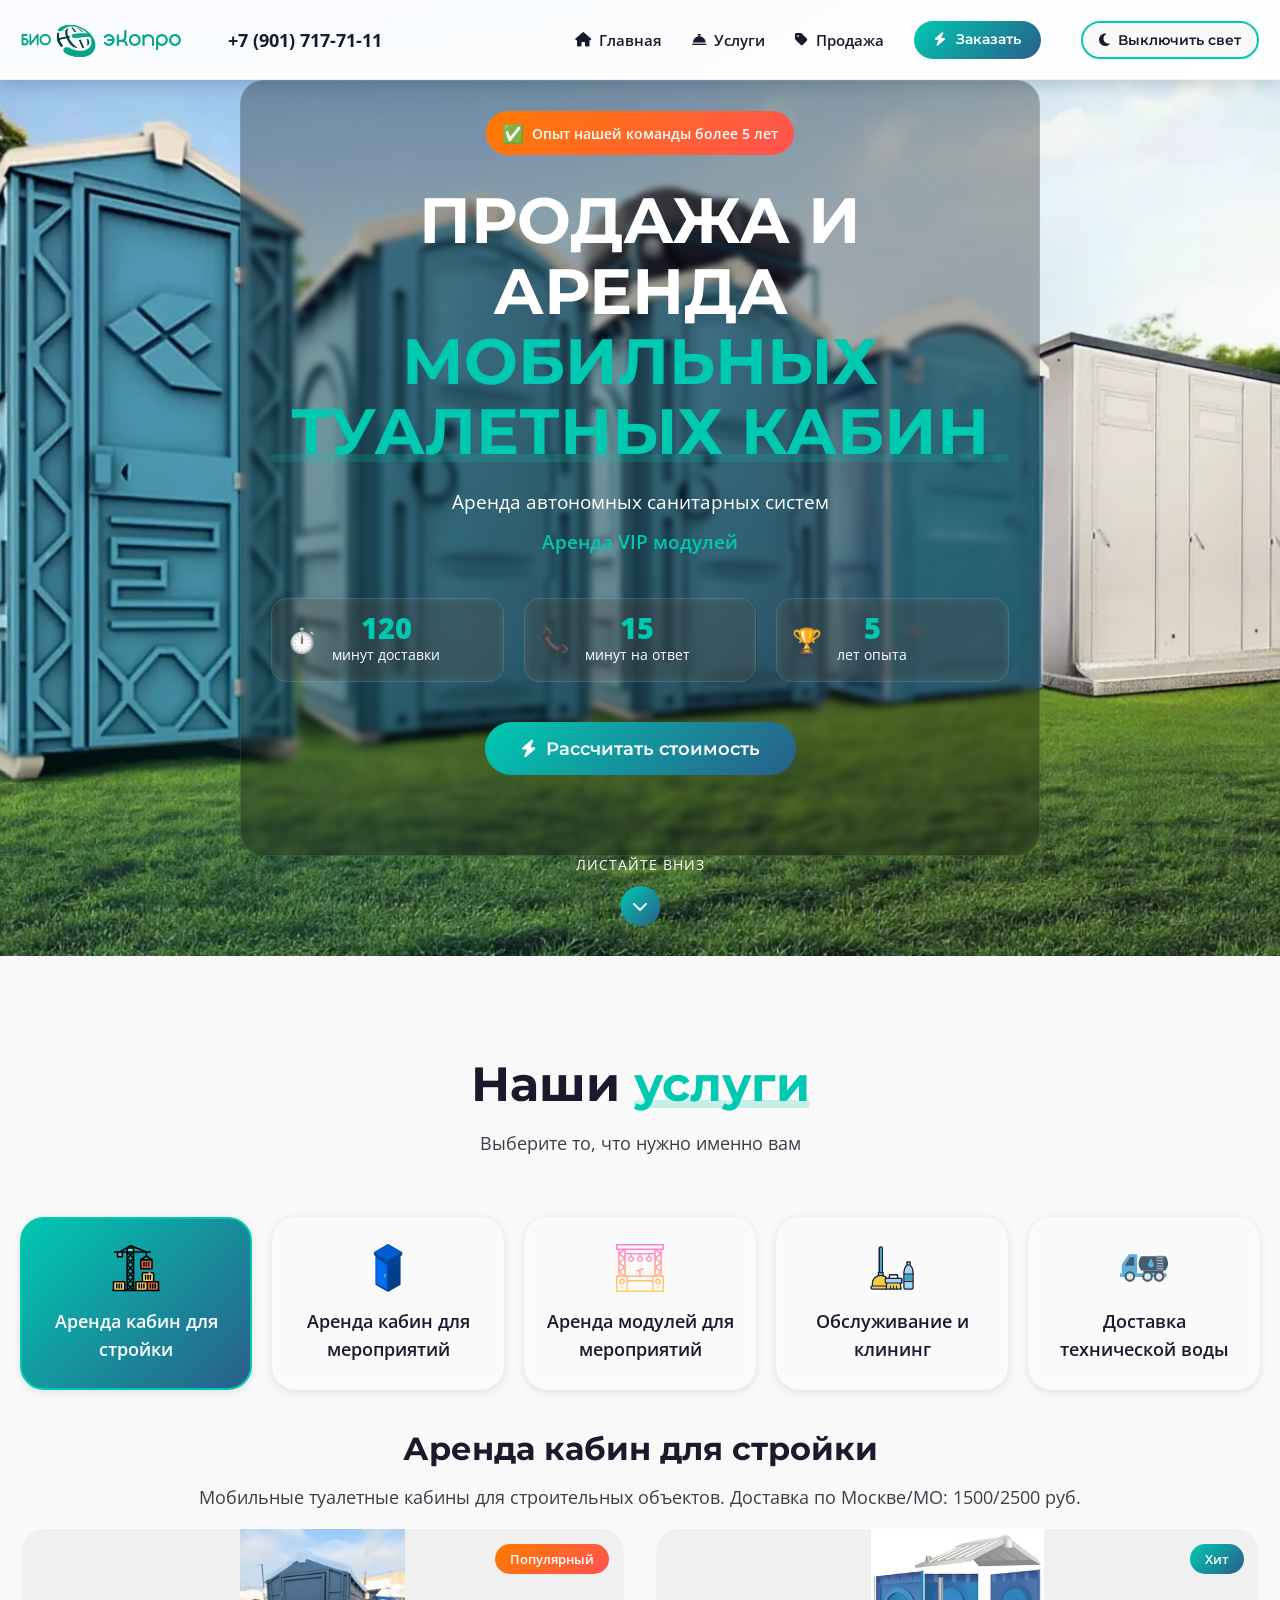
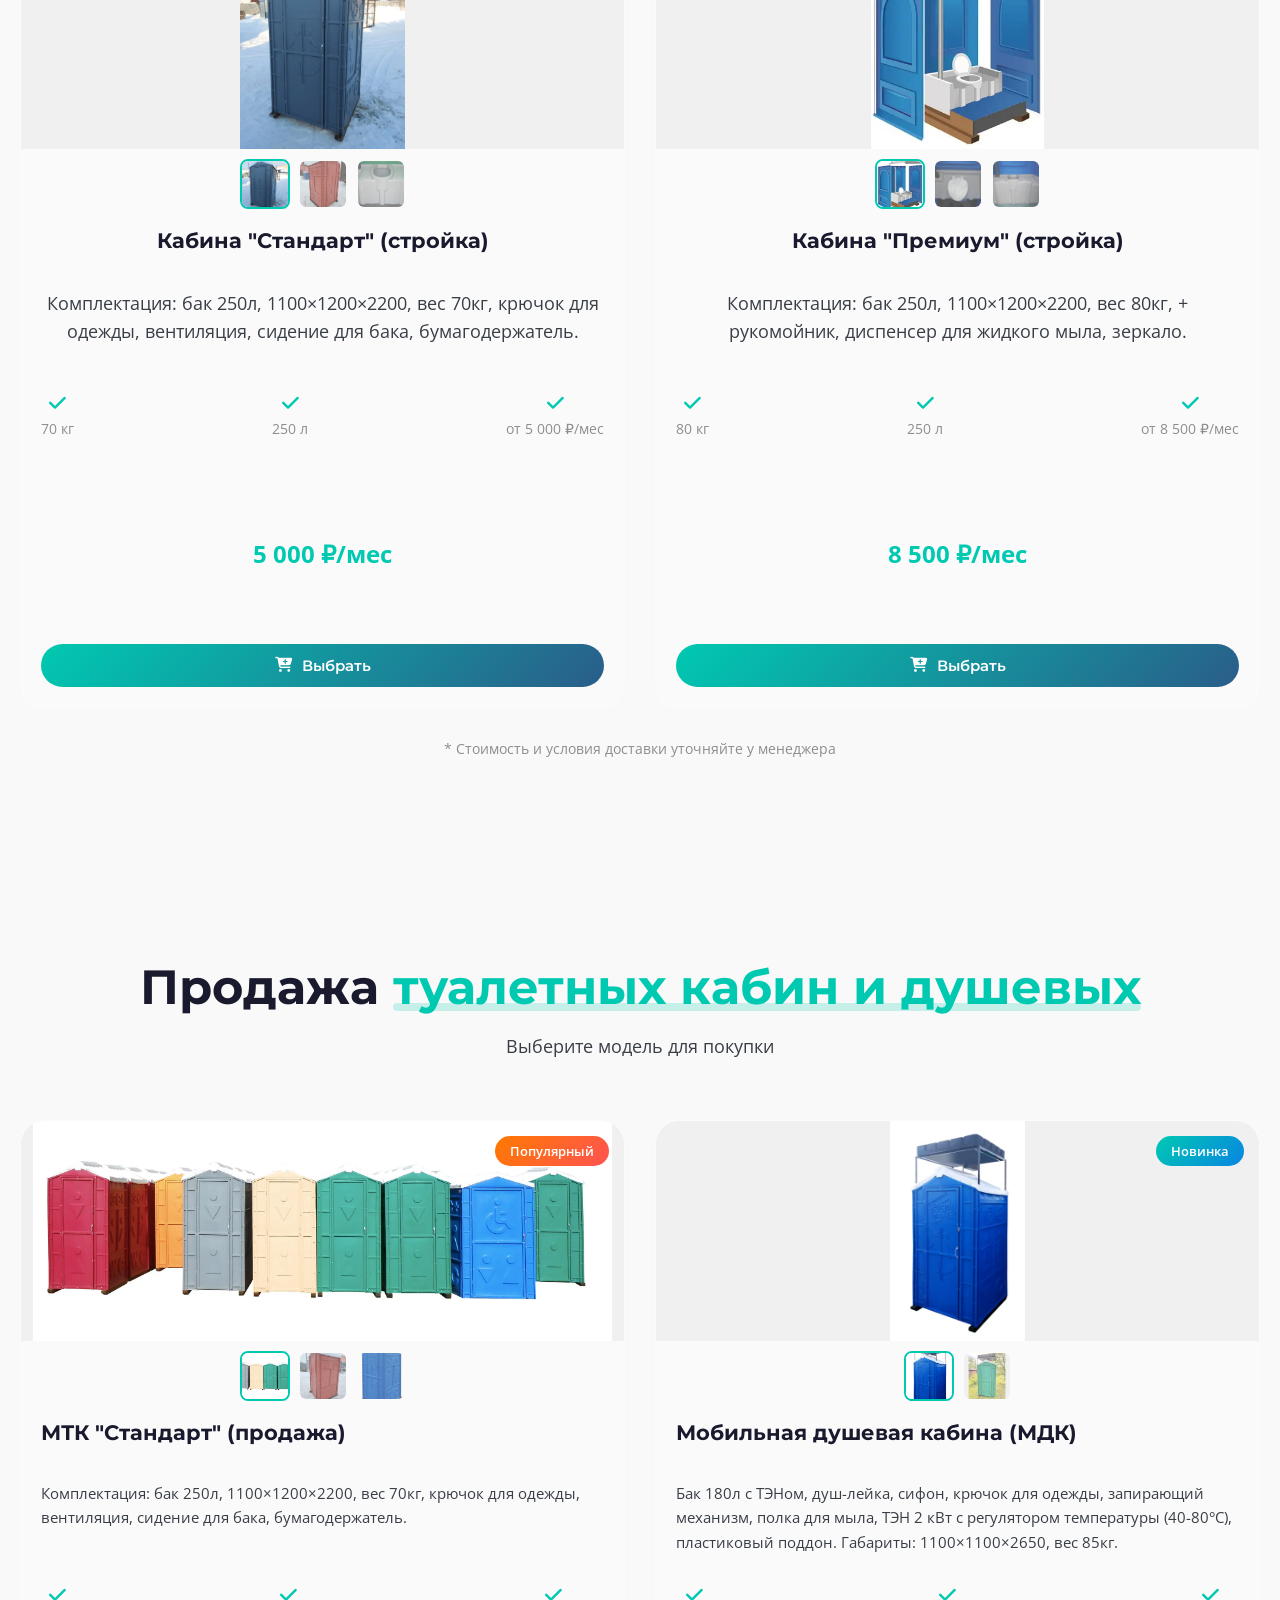
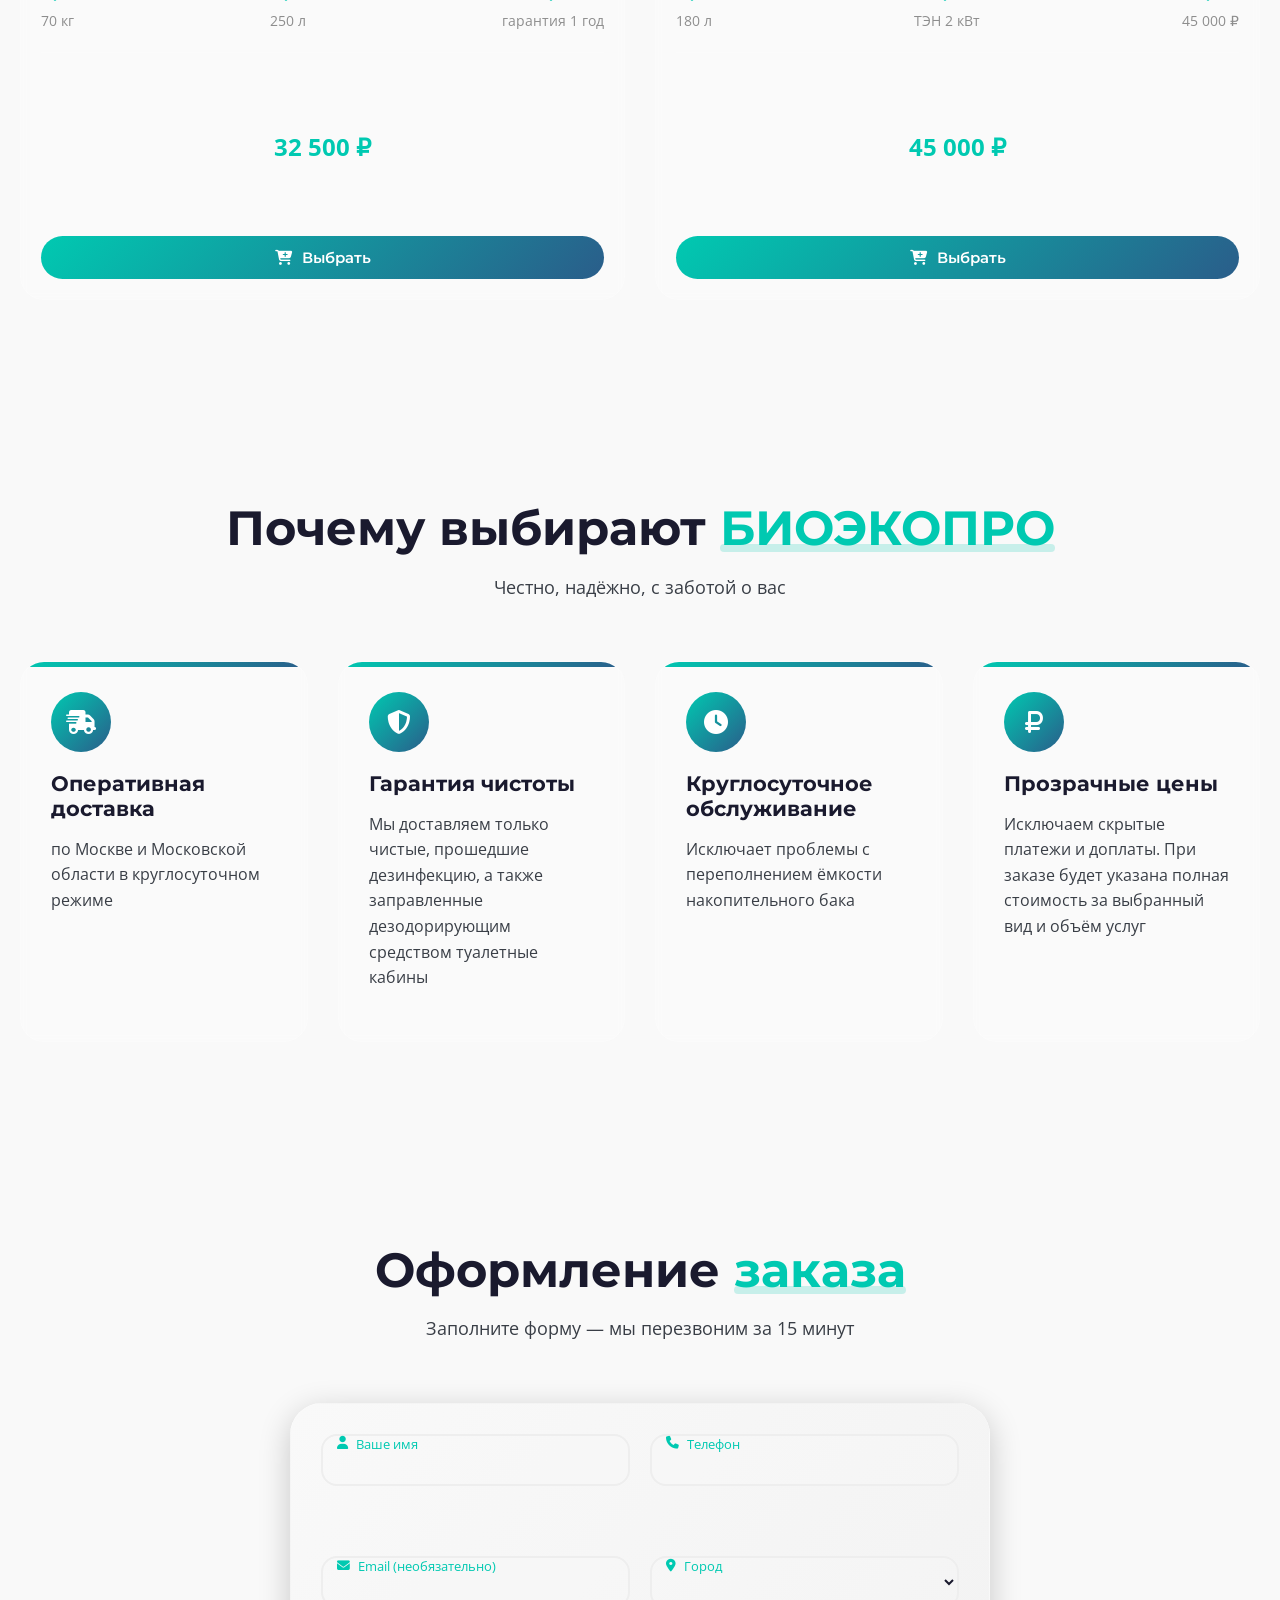
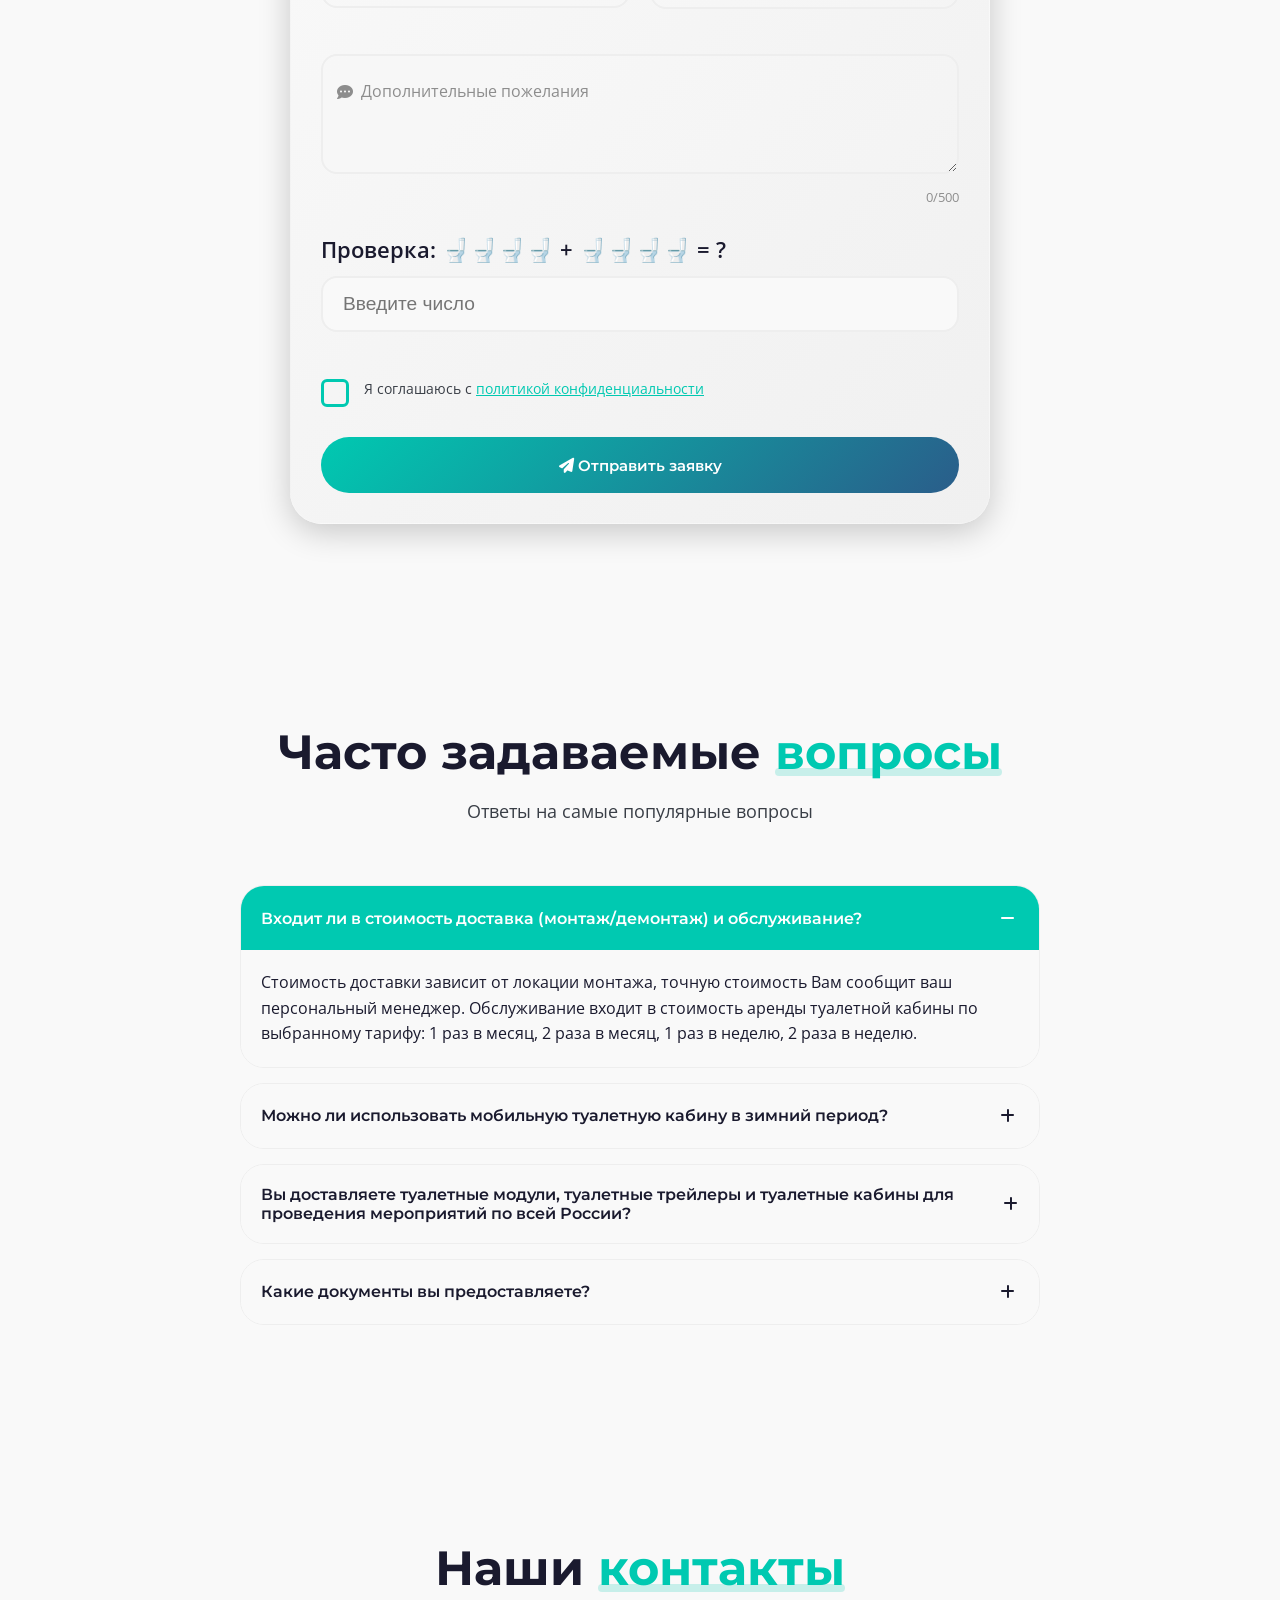
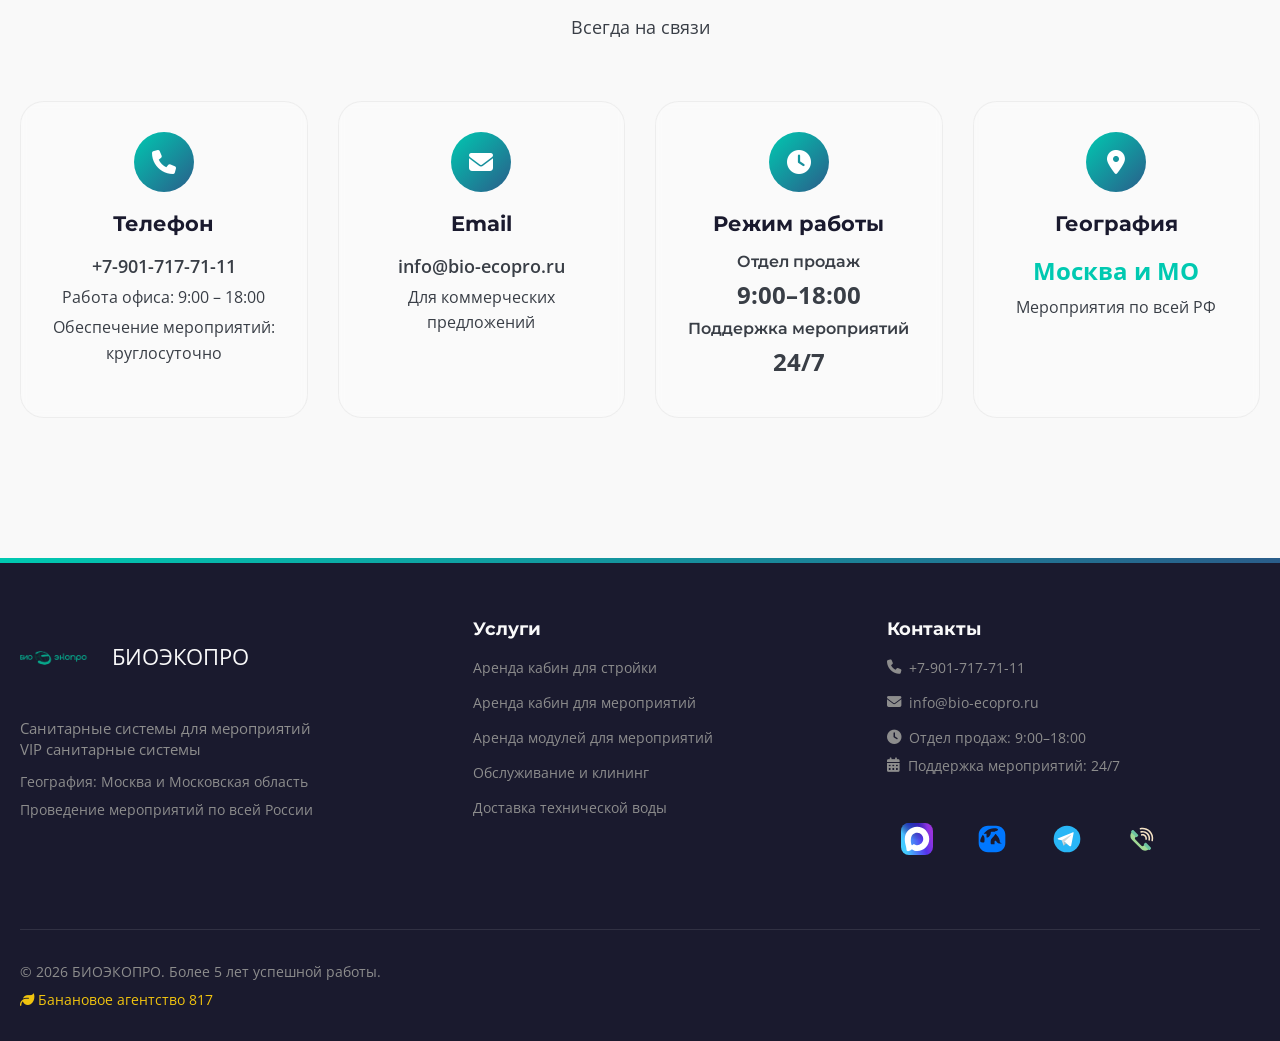
<file: index.html>
<!DOCTYPE html>
<html lang="ru" data-theme="light">
<head>
    <!-- 🔥 КЭШ-КОНТРОЛЬ -->
    <meta http-equiv="Cache-Control" content="no-cache, no-store, must-revalidate">
    <meta http-equiv="Pragma" content="no-cache">
    <meta http-equiv="Expires" content="0">
    <meta charset="UTF-8">
    <meta name="viewport" content="width=device-width, initial-scale=1.0">
    <title>БИОЭКОПРО — Аренда и продажа биотуалетов в Москве</title>
    <meta name="description" content="Аренда и продажа мобильных туалетных кабин. Доставка за 2 часа, обслуживание 24/7. Опыт более 5 лет.">
    <meta name="keywords" content="биотуалет, аренда биотуалета, продажа биотуалетов, БИОЭКОПРО, Москва, доставка">
    
    <!-- Preload критичных ресурсов -->
    <link rel="preload" href="style.css?v=2.0.1" as="style">
    <link rel="preload" href="script.js?v=2.0.1" as="script">
    
    <!-- CSS -->
    <link rel="stylesheet" href="style.css?v=2.0.1">
    
    <!-- Иконки Font Awesome -->
    <link rel="stylesheet" href="https://cdnjs.cloudflare.com/ajax/libs/font-awesome/6.4.0/css/all.min.css">
    
    <!-- Шрифты Google -->
    <link rel="preconnect" href="https://fonts.googleapis.com">
    <link rel="preconnect" href="https://fonts.gstatic.com" crossorigin>
    <link href="https://fonts.googleapis.com/css2?family=Montserrat:wght@400;500;600;700;800&family=Open+Sans:wght@400;500;600&display=swap" rel="stylesheet">
    
    <!-- Favicon -->
    <link rel="icon" href="assets/images/favicon.svg" type="image/svg+xml">
    
    <!-- Open Graph -->
    <meta property="og:title" content="БИОЭКОПРО — Санитарные решения для стройки и мероприятий">
    <meta property="og:description" content="Аренда и продажа мобильных туалетных кабин в Москве и области. Доставка за 2 часа, обслуживание 24/7.">
    <meta property="og:image" content="https://bio-ecopro.ru/assets/images/social-preview.jpg">
    <meta property="og:url" content="https://bio-ecopro.ru">
    <meta property="og:type" content="website">
    
    <!-- Twitter Card -->
    <meta name="twitter:card" content="summary_large_image">
    <meta name="twitter:title" content="БИОЭКОПРО — Аренда биотуалетов">
    <meta name="twitter:description" content="Профессиональные санитарные решения для бизнеса и мероприятий">
    
    <!-- Yandex.Metrika counter -->
    <script type="text/javascript">
        (function(m,e,t,r,i,k,a){
            m[i]=m[i]||function(){(m[i].a=m[i].a||[]).push(arguments)};
            m[i].l=1*new Date();
            for (var j = 0; j < document.scripts.length; j++) {if (document.scripts[j].src === r) { return; }}
            k=e.createElement(t),a=e.getElementsByTagName(t)[0],k.async=1,k.src=r,a.parentNode.insertBefore(k,a)
        })(window, document,'script','https://mc.yandex.ru/metrika/tag.js?id=107246683', 'ym');
    
        ym(107246683, 'init', {ssr:true, webvisor:true, clickmap:true, ecommerce:"dataLayer", referrer: document.referrer, url: location.href, accurateTrackBounce:true, trackLinks:true});
    </script>
    <noscript><div><img src="https://mc.yandex.ru/watch/107246683" style="position:absolute; left:-9999px;" alt="" /></div></noscript>

    <!-- /Yandex.Metrika counter -->
    
    <!-- Schema.org -->
    <script type="application/ld+json">
    {
        "@context": "https://schema.org",
        "@type": "LocalBusiness",
        "name": "БИОЭКОПРО",
        "url": "https://bio-ecopro.ru",
        "logo": "https://bio-ecopro.ru/assets/images/logo.png",
        "description": "Аренда и продажа мобильных туалетных кабин",
        "address": {
            "@type": "PostalAddress",
            "addressCountry": "RU",
            "addressLocality": "Москва"
        },
        "openingHours": "Mo-Fr 09:00-18:00",
        "telephone": "+7-901-717-71-11",
        "priceRange": "₽₽",
        "sameAs": [
            "https://vk.com/bioecopro",
            "https://t.me/bioecopro_bot",
            "tel:+79017177111"
        ]
    }
    </script>
</head>

<body>
    <div class="particles-container">
        <canvas id="particles-canvas"></canvas>
    </div>
    
    <button class="theme-toggle" id="themeToggle" aria-label="Переключить тему">
        <i class="fas fa-moon"></i>
        <i class="fas fa-sun"></i>
    </button>
    
    <div class="mobile-menu-overlay" id="mobileMenuOverlay"></div>
    
    <nav class="navbar glass-effect">
        <div class="container nav-container">
            <div class="logo-wrapper">
                <a href="#hero" class="logo">
                    <div class="logo-icon">
                        <img src="assets/images/logo.png" alt="БИОЭКОПРО" id="logoImg" width="80" height="80">
                    </div>
                    <div class="logo-text">
                        <span class="logo-main">БИО<span class="logo-accent">ЭКОПРО</span></span>
                    </div>
                </a>
            </div>
            
            <a href="tel:+79017177111" class="header-phone">+7 (901) 717-71-11</a>
            
            <div class="nav-links">
                <a href="#hero" class="nav-link"><i class="fas fa-home"></i> Главная</a>
                <a href="#services" class="nav-link"><i class="fas fa-concierge-bell"></i> Услуги</a>
                <a href="#catalog" class="nav-link"><i class="fas fa-tag"></i> Продажа</a>
                <a href="#order" class="btn btn-primary btn-sm pulse-glow"><i class="fas fa-bolt"></i> Заказать</a>
                <button class="theme-toggle-header" id="themeToggleHeader" aria-label="Переключить тему">
                    <i class="fas fa-moon"></i>
                    <i class="fas fa-sun"></i>
                    <span class="theme-text">Выключить свет</span>
                </button>
            </div>
            
            <button class="menu-toggle" id="menuToggle" aria-label="Меню" aria-expanded="false">
                <span class="hamburger"></span>
            </button>
        </div>
    </nav>

    <!-- Hero секция -->
    <section id="hero" class="hero-section full-width">
        <div class="hero-background">
            <div class="parallax-layer" data-depth="0.1"></div>
            <div class="parallax-layer" data-depth="0.3"></div>
        </div>
        
        <div class="container hero-container">
            <div class="hero-content glass-hero">
                <div class="hero-badge">
                    <span class="badge-icon">✅</span>
                    <span class="badge-text">Опыт нашей команды более 5 лет</span>
                </div>
                
                <h1 class="hero-title">
                    <span class="hero-title-line">ПРОДАЖА И АРЕНДА</span>
                    <span class="hero-title-line accent">МОБИЛЬНЫХ ТУАЛЕТНЫХ КАБИН</span>
                </h1>
                
                <p class="hero-subtitle white-text">
                    Аренда автономных санитарных систем
                </p>
                <p class="hero-vip primary-text">
                    Аренда VIP модулей
                </p>
                
                <div class="hero-stats">
                    <div class="stat">
                        <div class="stat-icon">⏱️</div>
                        <div class="stat-content">
                            <div class="stat-number" data-count="120">0</div>
                            <div class="stat-label">минут доставки</div>
                        </div>
                    </div>
                    <div class="stat">
                        <div class="stat-icon">📞</div>
                        <div class="stat-content">
                            <div class="stat-number" data-count="15">0</div>
                            <div class="stat-label">минут на ответ</div>
                        </div>
                    </div>
                    <div class="stat">
                        <div class="stat-icon">🏆</div>
                        <div class="stat-content">
                            <div class="stat-number" data-count="5">0</div>
                            <div class="stat-label">лет опыта</div>
                        </div>
                    </div>
                </div>
                
                <div class="hero-actions">
                    <button class="btn btn-primary btn-lg pulse-once" onclick="scrollToSection('order')">
                        <i class="fas fa-bolt"></i> Рассчитать стоимость
                    </button>
                </div>
            </div>
        </div>
        
        <div class="hero-scroll">
            <div class="scroll-text">Листайте вниз</div>
            <div class="scroll-icon">
                <i class="fas fa-chevron-down"></i>
            </div>
        </div>
    </section>

    <!-- Услуги -->
    <section id="services" class="services-section">
        <div class="container">
            <div class="section-header">
                <h2 class="section-title">Наши <span class="accent">услуги</span></h2>
                <p class="section-subtitle">Выберите то, что нужно именно вам</p>
            </div>
            
            <div class="services-grid" id="servicesGrid">
                <div class="service-card" data-service="construction">
                    <div class="service-icon">️</div>
                    <div class="service-title">Аренда кабин для стройки</div>
                </div>
                <div class="service-card" data-service="event">
                    <div class="service-icon"></div>
                    <div class="service-title">Аренда кабин для мероприятий</div>
                </div>
                <div class="service-card" data-service="modules">
                    <div class="service-icon"></div>
                    <div class="service-title">Аренда модулей для мероприятий</div>
                </div>
                <div class="service-card" data-service="maintenance">
                    <div class="service-icon"></div>
                    <div class="service-title">Обслуживание и клининг</div>
                </div>
                <div class="service-card" data-service="water">
                    <div class="service-icon"></div>
                    <div class="service-title">Доставка технической воды</div>
                </div>
            </div>
            
            <div class="services-content" id="servicesContent"></div>
            
            <div class="services-disclaimer">
                * Стоимость и условия доставки уточняйте у менеджера
            </div>
        </div>
    </section>

    <!-- Каталог продажи -->
    <section id="catalog" class="catalog-section">
        <div class="container">
            <div class="section-header">
                <h2 class="section-title">Продажа <span class="accent">туалетных кабин и душевых</span></h2>
                <p class="section-subtitle">Выберите модель для покупки</p>
            </div>
            
            <div class="models-grid" id="modelsGrid"></div>
        </div>
    </section>

    <!-- Почему выбирают -->
    <section id="advantages" class="advantages-section">
        <div class="container">
            <div class="section-header">
                <h2 class="section-title">Почему выбирают <span class="accent">БИОЭКОПРО</span></h2>
                <p class="section-subtitle">Честно, надёжно, с заботой о вас</p>
            </div>
            
            <div class="advantages-grid">
                <div class="advantage-card">
                    <div class="advantage-icon"><i class="fas fa-truck-fast"></i></div>
                    <h3>Оперативная доставка</h3>
                    <p>по Москве и Московской области в круглосуточном режиме</p>
                </div>
                <div class="advantage-card">
                    <div class="advantage-icon"><i class="fas fa-shield-alt"></i></div>
                    <h3>Гарантия чистоты</h3>
                    <p>Мы доставляем только чистые, прошедшие дезинфекцию, а также заправленные дезодорирующим средством туалетные кабины</p>
                </div>
                <div class="advantage-card">
                    <div class="advantage-icon"><i class="fas fa-clock"></i></div>
                    <h3>Круглосуточное обслуживание</h3>
                    <p>Исключает проблемы с переполнением ёмкости накопительного бака</p>
                </div>
                <div class="advantage-card">
                    <div class="advantage-icon"><i class="fas fa-ruble-sign"></i></div>
                    <h3>Прозрачные цены</h3>
                    <p>Исключаем скрытые платежи и доплаты. При заказе будет указана полная стоимость за выбранный вид и объём услуг</p>
                </div>
            </div>
        </div>
    </section>

    <section id="order" class="order-section">
        <div class="container">
            <div class="section-header">
                <h2 class="section-title">Оформление <span class="accent">заказа</span></h2>
                <p class="section-subtitle">Заполните форму — мы перезвоним за 15 минут</p>
            </div>
            
            <!-- Блок с выбранной моделью (появляется при выборе) -->
            <div id="selectedModelDisplay" style="display: none; text-align: center; margin-bottom: 20px; padding: 10px; background: var(--light-gray); border-radius: var(--radius-md);">
                <span>Вы выбрали: <strong id="selectedModelName"></strong></span>
            </div>
            
            <div class="order-form-container glass-effect">
                <form id="orderForm" novalidate>
                    <div class="form-grid">
                        <div class="form-group floating-label">
                            <input type="text" id="orderName" name="name" required pattern="[А-Яа-яЁё\s]{2,}">
                            <label for="orderName"><i class="fas fa-user"></i> Ваше имя</label>
                            <div class="form-helper">Минимум 2 буквы</div>
                        </div>
                        <div class="form-group floating-label">
                            <input type="tel" id="orderPhone" name="phone" required>
                            <label for="orderPhone"><i class="fas fa-phone"></i> Телефон</label>
                            <div class="form-helper">Формат: +7 999 123 45 67</div>
                        </div>
                        <div class="form-group floating-label">
                            <input type="email" id="orderEmail" name="email">
                            <label for="orderEmail"><i class="fas fa-envelope"></i> Email (необязательно)</label>
                        </div>
                        <div class="form-group floating-label" id="cityGroup">
                            <select id="orderCity" name="city" required>
                                <option value=""></option>
                                <option value="Москва">Москва</option>
                                <option value="Московская область">Московская область</option>
                                <option value="other">Другой</option>
                            </select>
                            <label for="orderCity"><i class="fas fa-map-marker-alt"></i> Город</label>
                        </div>
                    </div>
                    
                    <div class="form-group floating-label" id="otherCityGroup" style="display: none;">
                        <input type="text" id="otherCity" name="other_city" placeholder=" ">
                        <label for="otherCity"><i class="fas fa-city"></i> Введите город</label>
                    </div>
                    
                    <div class="form-group floating-label">
                        <textarea id="orderMessage" name="message" rows="3" placeholder=" "></textarea>
                        <label for="orderMessage"><i class="fas fa-comment-dots"></i> Дополнительные пожелания</label>
                        <div class="char-counter"><span id="charCount">0</span>/500</div>
                    </div>

                    <div class="form-group captcha-group">
                        <label class="captcha-label">Проверка: <span id="captchaQuestion"></span></label>
                        <input type="text" id="captchaAnswer" name="captcha" required placeholder="Введите число" class="captcha-input">
                        <input type="hidden" id="captchaResult" name="captcha_result">
                        <div class="form-helper">Решите пример, чтобы подтвердить, что вы не робот</div>
                    </div>
                    
                    <input type="hidden" name="selected_model" id="selectedModel" value="">
                    
                    <div class="form-group">
                        <label class="checkbox-label">
                            <input type="checkbox" id="orderAgreement" name="agreement" required>
                            <span class="checkmark"></span>
                            <span>Я соглашаюсь с <a href="#" onclick="openPrivacyModal(); return false;">политикой конфиденциальности</a></span>
                        </label>
                    </div>
                    
                    <div class="form-actions">
                        <button type="submit" class="btn btn-primary btn-block btn-submit">
                            <span class="btn-text"><i class="fas fa-paper-plane"></i> Отправить заявку</span>
                            <div class="btn-loading"><div class="spinner"></div><span>Отправка...</span></div>
                        </button>
                    </div>
                </form>
            </div>
        </div>
    </section>

    <section id="faq" class="faq-section">
        <div class="container">
            <div class="section-header">
                <h2 class="section-title">Часто задаваемые <span class="accent">вопросы</span></h2>
                <p class="section-subtitle">Ответы на самые популярные вопросы</p>
            </div>
            
            <div class="faq-container">
                <div class="faq-item">
                    <button class="faq-question" aria-expanded="false">
                        <span class="question-text">Входит ли в стоимость доставка (монтаж/демонтаж) и обслуживание?</span>
                        <span class="question-icon"><i class="fas fa-plus"></i><i class="fas fa-minus"></i></span>
                    </button>
                    <div class="faq-answer">
                        <p>Стоимость доставки зависит от локации монтажа, точную стоимость Вам сообщит ваш персональный менеджер. Обслуживание входит в стоимость аренды туалетной кабины по выбранному тарифу: 1 раз в месяц, 2 раза в месяц, 1 раз в неделю, 2 раза в неделю.</p>
                    </div>
                </div>
                <div class="faq-item">
                    <button class="faq-question" aria-expanded="false">
                        <span class="question-text">Можно ли использовать мобильную туалетную кабину в зимний период?</span>
                        <span class="question-icon"><i class="fas fa-plus"></i><i class="fas fa-minus"></i></span>
                    </button>
                    <div class="faq-answer">
                        <p>Да, можно использовать, туалетная кабина заправляется противогололедным реагентом в зимний период. Также БИОЭКОПРО предлагает арендовать мобильные туалетные кабины с обогревателем или автономные санитарные комплексы для зимнего использования.</p>
                    </div>
                </div>
                <div class="faq-item">
                    <button class="faq-question" aria-expanded="false">
                        <span class="question-text">Вы доставляете туалетные модули, туалетные трейлеры и туалетные кабины для проведения мероприятий по всей России?</span>
                        <span class="question-icon"><i class="fas fa-plus"></i><i class="fas fa-minus"></i></span>
                    </button>
                    <div class="faq-answer">
                        <p>Да, отдел по поддержке мероприятий работает по всей территории России.</p>
                    </div>
                </div>
                <div class="faq-item">
                    <button class="faq-question" aria-expanded="false">
                        <span class="question-text">Какие документы вы предоставляете?</span>
                        <span class="question-icon"><i class="fas fa-plus"></i><i class="fas fa-minus"></i></span>
                    </button>
                    <div class="faq-answer">
                        <p>Мы предоставляем полный пакет документов: лицензию, договор продажи или аренды, первичную документацию.</p>
                    </div>
                </div>
            </div>
        </div>
    </section>

    <section id="contacts" class="contacts-section">
        <div class="container">
            <div class="section-header">
                <h2 class="section-title">Наши <span class="accent">контакты</span></h2>
                <p class="section-subtitle">Всегда на связи</p>
            </div>
            
            <div class="contacts-grid">
                <div class="contact-card">
                    <div class="contact-icon"><i class="fas fa-phone"></i></div>
                    <h3>Телефон</h3>
                    <div class="contact-info">
                        <a href="tel:+79017177111" class="contact-link">+7-901-717-71-11</a>
                        <p>Работа офиса: 9:00 – 18:00</p>
                        <p>Обеспечение мероприятий: круглосуточно</p>
                    </div>
                </div>
                <div class="contact-card">
                    <div class="contact-icon"><i class="fas fa-envelope"></i></div>
                    <h3>Email</h3>
                    <div class="contact-info">
                        <a href="mailto:info@bio-ecopro.ru" class="contact-link">info@bio-ecopro.ru</a>
                        <p>Для коммерческих предложений</p>
                    </div>
                </div>
                <div class="contact-card">
                    <div class="contact-icon"><i class="fas fa-clock"></i></div>
                    <h3>Режим работы</h3>
                    <div class="contact-info">
                        <div class="schedule-item">
    <h5>Отдел продаж</h5>
    <p class="work-time">9:00–18:00</p>
    <h5>Поддержка мероприятий</h5>
    <p class="hours">24/7</p>
</div>
                    </div>
                </div>
                <div class="contact-card">
                    <div class="contact-icon"><i class="fas fa-map-marker-alt"></i></div>
                    <h3>География</h3>
                    <div class="contact-info">
                        <div class="contact-region">Москва и МО</div>
                        <p>Мероприятия по всей РФ</p>
                    </div>
                </div>
            </div>
        </div>
    </section>

    <footer class="footer">
        <div class="container">
            <div class="footer-content">
                <div class="footer-info">
                    <div class="footer-logo">
                        <div class="logo-icon small">
                            <img src="assets/images/logo.png" alt="БИОЭКОПРО" width="40" height="40">
                        </div>
                        <div class="logo-text">
                            <span class="logo-main">БИО<span class="logo-accent">ЭКОПРО</span></span>
                        </div>
                    </div>
                    <p class="footer-tagline">Санитарные системы для мероприятий<br>VIP санитарные системы</p>
                    <p class="footer-geo">География: Москва и Московская область</p>
                    <p class="footer-events">Проведение мероприятий по всей России</p>
                </div>
                
                <div class="footer-links">
                    <div class="footer-column">
                        <h4>Услуги</h4>
                        <a href="#services" onclick="window.BioEcoPro.setService('construction'); return false;">Аренда кабин для стройки</a>
                        <a href="#services" onclick="window.BioEcoPro.setService('event'); return false;">Аренда кабин для мероприятий</a>
                        <a href="#services" onclick="window.BioEcoPro.setService('modules'); return false;">Аренда модулей для мероприятий</a>
                        <a href="#services" onclick="window.BioEcoPro.setService('maintenance'); return false;">Обслуживание и клининг</a>
                        <a href="#services" onclick="window.BioEcoPro.setService('water'); return false;">Доставка технической воды</a>
                    </div>
                    
                    <div class="footer-column">
                        <h4>Контакты</h4>
                        <a href="tel:+79017177111"><i class="fas fa-phone"></i> +7-901-717-71-11</a>
                        <a href="mailto:info@bio-ecopro.ru"><i class="fas fa-envelope"></i> info@bio-ecopro.ru</a>
                        <div class="work-hours">
                            <p><i class="fas fa-clock"></i> Отдел продаж: 9:00–18:00</p>
                            <p><i class="fas fa-calendar-alt"></i> Поддержка мероприятий: 24/7</p>
                        </div>
                        
                        <!-- Соцсети в футере -->
                        <div class="social-links-footer">
    <a href="https://max.ru/chat/bioecopro" class="social-link" target="_blank" rel="noopener" aria-label="MAX">
        <img src="assets/icons/MAX.svg" alt="MAX" width="20" height="20">
    </a>
    <a href="https://vk.com/bioecopro" class="social-link" target="_blank" rel="noopener" aria-label="ВКонтакте">
        <img src="assets/icons/vk.svg" alt="ВКонтакте" width="20" height="20">
    </a>
    <a href="https://t.me/bioecopro_bot" class="social-link" target="_blank" rel="noopener" aria-label="Telegram">
        <img src="assets/icons/telegram.svg" alt="Telegram" width="20" height="20">
    </a>
    <a href="tel:+79017177111" class="social-link" aria-label="Телефон">
        <img src="assets/icons/phone.svg" alt="Phone" width="20" height="20">
        </a>
</div>
                    </div>
                </div>
            </div>
            
            <div class="footer-bottom">
                <div class="copyright">
                    <p>&copy; 2026 БИОЭКОПРО. Более 5 лет успешной работы.</p>
                    <p class="dev-credit">
                        <i class="fas fa-leaf" style="color: #f1c40f;"></i>
                        <a href="https://antidolgi.github.io/banan817/" target="_blank" style="color: #f1c40f; text-decoration: none;">Банановое агентство 817</a>
                    </p>
                </div>
            </div>
        </div>
    </footer>

    <!-- Модальные окна -->
    <div class="modal" id="successModal">
        <div class="modal-content success-animation">
            <div class="success-check">
                <svg class="checkmark" viewBox="0 0 52 52">
                    <circle class="checkmark__circle" cx="26" cy="26" r="25" fill="none"/>
                    <path class="checkmark__check" fill="none" d="M14.1 27.2l7.1 7.2 16.7-16.8"/>
                </svg>
            </div>
            <h3>Заявка принята!</h3>
            <p>Наш менеджер свяжется с вами в течение 15 минут для уточнения деталей заказа.</p>
            <button class="btn btn-primary" onclick="closeSuccessModal()">
                <i class="fas fa-check"></i> Отлично!
            </button>
        </div>
    </div>
    
    <div class="modal" id="privacyModal">
        <div class="modal-content privacy-content">
            <div class="modal-header">
                <h3>Политика конфиденциальности</h3>
                <button class="modal-close" onclick="closePrivacyModal()">
                    <i class="fas fa-times"></i>
                </button>
            </div>
            <div class="modal-body">
                <p>Настоящая Политика конфиденциальности персональных данных (далее – Политика) действует в отношении всей информации, которую ООО «БИОЭКОПРО» (ИНН 7751384522, ОГРН 1267700059681, Генеральный директор Камалов Роман Монирович) может получить о пользователе во время использования им сайта https://bio-ecopro.ru.</p>
                <p><strong>1. Определение терминов</strong><br>1.1. Персональные данные — любая информация, относящаяся к прямо или косвенно определенному или определяемому физическому лицу (субъекту персональных данных).<br>1.2. Обработка персональных данных — любое действие с персональными данными.</p>
                <p><strong>2. Цели сбора персональных данных</strong><br>Мы собираем и храним только те персональные данные, которые необходимы для оказания услуг: имя, телефон, email, город. Эти данные используются для связи с вами, оформления заказа и информирования о статусе заявки.</p>
                <p><strong>3. Условия обработки</strong><br>Обработка осуществляется с согласия пользователя. Мы не передаем персональные данные третьим лицам, кроме случаев, предусмотренных законодательством РФ.</p>
                <p><strong>4. Защита данных</strong><br>Мы принимаем необходимые организационные и технические меры для защиты персональных данных от неправомерного доступа.</p>
                <p><strong>5. Заключительные положения</strong><br>Пользователь может отозвать свое согласие на обработку персональных данных, направив письмо на info@bio-ecopro.ru. Настоящая Политика действует бессрочно до замены новой версией.</p>
                <p><em>Дата публикации: 09.03.2026</em></p>
            </div>
        </div>
    </div>

    <div class="modal" id="contractModal">
        <div class="modal-content privacy-content">
            <div class="modal-header">
                <h3>Типовой договор аренды биотуалета</h3>
                <button class="modal-close" onclick="closeContractModal()">
                    <i class="fas fa-times"></i>
                </button>
            </div>
            <div class="modal-body">
                <p><strong>ДОГОВОР АРЕНДЫ №_______</strong><br>г. Москва «___» __________ 2026 г.</p>
                <p>ООО «БИОЭКОПРО» (ИНН 7751384522, ОГРН 1267700059681), именуемое в дальнейшем «Арендодатель», в лице Генерального директора Камалова Романа Монировича, действующего на основании Устава, с одной стороны, и ______________________________ (ФИО или наименование), именуемое в дальнейшем «Арендатор», с другой стороны, заключили настоящий договор о нижеследующем:</p>
                <p><strong>1. Предмет договора</strong><br>1.1. Арендодатель предоставляет Арендатору во временное владение и пользование мобильную туалетную кабину (далее – Оборудование) согласно спецификации (Приложение №1), а Арендатор обязуется принять Оборудование, своевременно вносить арендную плату и вернуть Оборудование в исправном состоянии.</p>
                <p><strong>2. Срок аренды</strong><br>2.1. Срок аренды устанавливается с «___»__________2026 г. по «___»__________2026 г. включительно.</p>
                <p><strong>3. Арендная плата</strong><br>3.1. Арендная плата составляет _______ рублей в сутки. Общая сумма договора _______ рублей. НДС не облагается.<br>3.2. Арендатор вносит предоплату в размере 100% до момента передачи Оборудования.</p>
                <p><strong>4. Права и обязанности сторон</strong><br>(Далее идут стандартные пункты: порядок передачи, ответственность, форс-мажор и т.д.)</p>
                <p><strong>5. Реквизиты сторон</strong><br><strong>Арендодатель:</strong> ООО «БИОЭКОПРО», ИНН 7751384522, КПП 775101001, ОГРН 1267700059681, адрес: г. Москва, ...<br><strong>Арендатор:</strong> ______________________________________________</p>
                <p><em>Полный текст договора будет предоставлен при оформлении заказа. Данный документ является ознакомительным.</em></p>
            </div>
        </div>
    </div>

    <div class="modal" id="requisitesModal">
        <div class="modal-content privacy-content">
            <div class="modal-header">
                <h3>Реквизиты компании</h3>
                <button class="modal-close" onclick="closeRequisitesModal()">
                    <i class="fas fa-times"></i>
                </button>
            </div>
            <div class="modal-body">
                <p><strong>ООО «БИОЭКОПРО»</strong></p>
                <p>ИНН: 7751384522<br>КПП: 775101001<br>ОГРН: 1267700059681<br>Дата присвоения ОГРН: 24.02.2026</p>
                <p>Генеральный директор: Камалов Роман Монирович</p>
                <p>Юридический адрес: г. Москва, (уточнить)</p>
                <p>Банковские реквизиты будут предоставлены по запросу.</p>
            </div>
        </div>
    </div>

    <button class="scroll-top" id="scrollTop" aria-label="Наверх"><i class="fas fa-chevron-up"></i></button>
    <div class="page-progress" id="pageProgress"><div class="progress-bar" id="progressBar"></div></div>

    <script src="script.js?v=2.0.1"></script>
    <link rel="manifest" href="manifest.json">
    <script>if ('serviceWorker' in navigator) navigator.serviceWorker.register('/sw.js');</script>
</body>
</html>
</file>
<file: style.css>
/* ===== CSS RESET & GLOBAL VARIABLES ===== */
:root {
    /* Цветовая схема - светлая тема */
    --primary: #00C9B1;
    --primary-dark: #00A895;
    --primary-light: #80F2D5;
    --secondary: #2A5D8A;
    --secondary-dark: #1E466B;
    --accent: #FF7A00;
    --accent-dark: #E56B00;
    --dark: #1A1A2E;
    --dark-light: #393E46;
    --light: #F9F9F9;
    --light-gray: #EEEEEE;
    --gray: #8D8D8D;
    --success: #2E8B57;
    --warning: #FFC107;
    --danger: #D63031;
    --info: #0984E3;
    
    /* Градиенты */
    --gradient-primary: linear-gradient(135deg, var(--primary), var(--secondary));
    --gradient-accent: linear-gradient(135deg, var(--accent), #FF5252);
    --gradient-dark: linear-gradient(135deg, var(--dark), #16213E);
    --gradient-glass: linear-gradient(135deg, rgba(255, 255, 255, 0.1), rgba(255, 255, 255, 0.05));
    --gradient-light: linear-gradient(135deg, var(--light), #F0F0F0);
    
    /* Тени */
    --shadow-xs: 0 1px 3px rgba(0, 0, 0, 0.05);
    --shadow-sm: 0 2px 8px rgba(0, 0, 0, 0.1);
    --shadow-md: 0 4px 16px rgba(0, 0, 0, 0.15);
    --shadow-lg: 0 8px 32px rgba(0, 0, 0, 0.2);
    --shadow-xl: 0 16px 64px rgba(0, 0, 0, 0.25);
    --shadow-glow: 0 0 20px rgba(0, 201, 177, 0.3);
    --shadow-accent: 0 0 20px rgba(255, 122, 0, 0.3);
    
    /* Скругления */
    --radius-sm: 8px;
    --radius-md: 16px;
    --radius-lg: 24px;
    --radius-xl: 32px;
    --radius-2xl: 48px;
    --radius-round: 9999px;
    
    /* Транзиции */
    --transition-fast: 0.2s cubic-bezier(0.4, 0, 0.2, 1);
    --transition-normal: 0.3s cubic-bezier(0.4, 0, 0.2, 1);
    --transition-slow: 0.5s cubic-bezier(0.4, 0, 0.2, 1);
    --transition-bounce: 0.5s cubic-bezier(0.68, -0.55, 0.27, 1.55);
    
    /* Размеры */
    --header-height: 80px;
    --container-width: 1400px;
    --section-padding: 100px;
    
    /* Z-индексы */
    --z-negative: -1;
    --z-normal: 1;
    --z-tooltip: 10;
    --z-fixed: 100;
    --z-modal: 1000;
    --z-toast: 1100;
}

/* Темная тема */
[data-theme="dark"] {
    --light: #1A1A2E;
    --dark: #F9F9F9;
    --dark-light: #B8B8B8;
    --light-gray: #16213E;
    --gray: #8D8D8D;
    --shadow-sm: 0 2px 8px rgba(0, 0, 0, 0.3);
    --shadow-md: 0 4px 16px rgba(0, 0, 0, 0.4);
    --shadow-lg: 0 8px 32px rgba(0, 0, 0, 0.5);
    --shadow-xl: 0 16px 64px rgba(0, 0, 0, 0.6);
    --gradient-light: linear-gradient(135deg, #1A1A2E, #16213E);
}

/* Базовые стили */
* {
    margin: 0;
    padding: 0;
    box-sizing: border-box;
}

html {
    scroll-behavior: smooth;
    scroll-padding-top: var(--header-height);
}

body {
    font-family: 'Open Sans', -apple-system, BlinkMacSystemFont, 'Segoe UI', sans-serif;
    color: var(--dark);
    background: var(--light);
    line-height: 1.6;
    overflow-x: hidden;
    transition: background-color var(--transition-normal), color var(--transition-normal);
    -webkit-font-smoothing: antialiased;
    -moz-osx-font-smoothing: grayscale;
}

h1, h2, h3, h4, h5, h6 {
    font-family: 'Montserrat', sans-serif;
    font-weight: 700;
    line-height: 1.2;
    margin-bottom: 1rem;
}

p {
    margin-bottom: 1rem;
}

a {
    color: var(--primary);
    text-decoration: none;
    transition: color var(--transition-fast);
}

a:hover {
    color: var(--primary-dark);
}

img, svg {
    max-width: 100%;
    height: auto;
    display: block;
    pointer-events: none;
    -webkit-user-drag: none;
    user-select: none;
}

ul, ol {
    margin-bottom: 1rem;
    padding-left: 1.5rem;
}

button {
    font-family: 'Montserrat', sans-serif;
    cursor: pointer;
}

/* Утилитные классы */
.container {
    max-width: var(--container-width);
    margin: 0 auto;
    padding: 0 20px;
}

.section-padding {
    padding: var(--section-padding) 0;
}

.text-center {
    text-align: center;
}

.text-accent {
    color: var(--accent);
}

.white-text {
    color: #fff !important;
}

.primary-text {
    color: var(--primary) !important;
}

.highlight {
    background: linear-gradient(120deg, var(--primary-light) 0%, var(--primary-light) 100%);
    background-repeat: no-repeat;
    background-size: 100% 0.4em;
    background-position: 0 88%;
}

/* ===== PARTICLE BACKGROUND ===== */
.particles-container {
    position: fixed;
    top: 0;
    left: 0;
    width: 100%;
    height: 100%;
    z-index: var(--z-negative);
    pointer-events: none;
}

#particles-canvas {
    width: 100%;
    height: 100%;
}

/* ===== THEME TOGGLE ===== */
.theme-toggle {
    display: none;
}

.theme-toggle-header {
    display: inline-flex;
    align-items: center;
    gap: 8px;
    padding: 8px 16px;
    background: var(--light);
    border: 2px solid var(--primary);
    border-radius: var(--radius-round);
    color: var(--dark);
    font-weight: 600;
    font-size: 0.9rem;
    cursor: pointer;
    transition: var(--transition-normal);
    margin-left: 10px;
}

.theme-toggle-header:hover {
    background: var(--primary);
    color: white;
    border-color: var(--primary);
}

.theme-toggle-header .fa-sun {
    display: none;
}

[data-theme="dark"] .theme-toggle-header .fa-moon {
    display: none;
}

[data-theme="dark"] .theme-toggle-header .fa-sun {
    display: inline-block;
}

.theme-text {
    white-space: nowrap;
}

/* ===== GLASS EFFECT ===== */
.glass-effect {
    background: var(--gradient-glass);
    backdrop-filter: blur(20px);
    border: 1px solid rgba(255, 255, 255, 0.1);
    box-shadow: var(--shadow-md);
}

/* ===== NAVIGATION ===== */
.navbar {
    position: fixed;
    top: 0;
    left: 0;
    width: 100%;
    height: var(--header-height);
    z-index: var(--z-fixed);
    transition: var(--transition-normal);
    background: rgba(255, 255, 255, 0.95);
    backdrop-filter: blur(10px);
    border-bottom: 1px solid rgba(0, 0, 0, 0.05);
}

[data-theme="dark"] .navbar {
    background: rgba(26, 26, 46, 0.95);
    border-bottom: 1px solid rgba(255, 255, 255, 0.05);
}

.navbar.scrolled {
    height: 70px;
    box-shadow: var(--shadow-sm);
}

.navbar .nav-container {
    display: flex;
    justify-content: space-between;
    align-items: center;
    height: 100%;
}

.logo-wrapper {
    display: flex;
    align-items: center;
    gap: 5px;
}

.bio-glow {
    font-family: 'Montserrat', sans-serif;
    font-weight: 800;
    font-size: 2rem;
    color: var(--primary);
    text-shadow: 0 0 10px var(--primary), 0 0 20px var(--primary), 0 0 30px var(--primary);
    animation: pulse 2s ease-in-out infinite;
    line-height: 1;
    margin-right: 5px;
}

@keyframes pulse {
    0% {
        transform: scale(1);
        text-shadow: 0 0 10px var(--primary), 0 0 20px var(--primary), 0 0 30px var(--primary);
    }
    50% {
        transform: scale(1.05);
        text-shadow: 0 0 20px var(--primary), 0 0 30px var(--primary), 0 0 40px var(--primary);
    }
    100% {
        transform: scale(1);
        text-shadow: 0 0 10px var(--primary), 0 0 20px var(--primary), 0 0 30px var(--primary);
    }
}

.logo {
    display: flex;
    align-items: center;
    gap: 12px;
    text-decoration: none;
    color: var(--dark);
}

.logo-icon {
    width: clamp(100px, 15vw, 200px);
    height: auto;
    aspect-ratio: 1/1;
    display: flex;
    align-items: center;
    justify-content: center;
}
.logo-icon img {
    width: 100%;
    height: auto;
    object-fit: contain;
}
.logo-text {
    display: none;
}

.header-phone {
    font-weight: 700;
    font-size: 1.1rem;
    color: var(--dark);
    white-space: nowrap;
    margin-left: 15px;
    transition: color var(--transition-fast);
}
.header-phone:hover {
    color: var(--primary);
}
[data-theme="dark"] .header-phone {
    color: #fff;
}

.nav-links {
    display: flex;
    gap: 30px;
    align-items: center;
    margin-left: auto;
}

.nav-link {
    display: flex;
    align-items: center;
    gap: 8px;
    text-decoration: none;
    color: var(--dark);
    font-weight: 600;
    font-size: 0.95rem;
    position: relative;
    padding: 8px 0;
    transition: var(--transition-normal);
}

.nav-link i {
    font-size: 0.9rem;
}

.nav-link:hover {
    color: var(--primary);
}

/* Кнопки */
.btn {
    display: inline-flex;
    align-items: center;
    justify-content: center;
    gap: 10px;
    padding: 12px 28px;
    border-radius: var(--radius-round);
    font-weight: 600;
    font-size: 0.95rem;
    text-decoration: none;
    border: none;
    cursor: pointer;
    transition: var(--transition-normal);
    font-family: 'Montserrat', sans-serif;
    position: relative;
    overflow: hidden;
}

.btn-sm {
    padding: 8px 20px;
    font-size: 0.85rem;
}

.btn-lg {
    padding: 16px 36px;
    font-size: 1.1rem;
}

.btn-primary {
    background: var(--gradient-primary);
    color: white;
}

.btn-primary:hover {
    transform: translateY(-2px);
    box-shadow: var(--shadow-glow);
}

.btn-outline {
    background: transparent;
    color: var(--dark);
    border: 2px solid var(--dark);
}

.btn-outline:hover {
    background: var(--dark);
    color: var(--light);
}

.btn-block {
    width: 100%;
    margin-top: auto;
}

.pulse-glow {
    animation: pulse-glow 2s infinite;
}

.pulse-once {
    animation: pulse-once 1s ease;
}

@keyframes pulse-glow {
    0%, 100% {
        box-shadow: 0 0 0 0 rgba(0, 201, 177, 0.7);
    }
    70% {
        box-shadow: 0 0 0 10px rgba(0, 201, 177, 0);
    }
}

@keyframes pulse-once {
    0%, 100% {
        transform: scale(1);
        box-shadow: var(--shadow-md);
    }
    50% {
        transform: scale(1.05);
        box-shadow: var(--shadow-glow);
    }
}

/* Мобильное меню */
.menu-toggle {
    display: none;
    width: 30px;
    height: 30px;
    background: none;
    border: none;
    position: relative;
    cursor: pointer;
    z-index: var(--z-fixed);
}

.hamburger {
    position: absolute;
    width: 100%;
    height: 2px;
    background: var(--dark);
    transition: var(--transition-normal);
    top: 50%;
    transform: translateY(-50%);
}

.hamburger::before,
.hamburger::after {
    content: '';
    position: absolute;
    width: 100%;
    height: 2px;
    background: var(--dark);
    transition: var(--transition-normal);
}

.hamburger::before {
    top: -8px;
}

.hamburger::after {
    top: 8px;
}

.menu-toggle[aria-expanded="true"] .hamburger {
    background: transparent;
}

.menu-toggle[aria-expanded="true"] .hamburger::before {
    transform: rotate(45deg);
    top: 0;
}

.menu-toggle[aria-expanded="true"] .hamburger::after {
    transform: rotate(-45deg);
    top: 0;
}

.mobile-menu-overlay {
    position: fixed;
    top: 0;
    left: 0;
    width: 100%;
    height: 100%;
    background: rgba(0, 0, 0, 0.5);
    backdrop-filter: blur(5px);
    z-index: calc(var(--z-fixed) - 1);
    display: none;
    opacity: 0;
    transition: opacity var(--transition-normal);
}

/* ===== HERO SECTION ===== */
.hero-section {
    min-height: 100vh;
    display: flex;
    align-items: center;
    position: relative;
    padding-top: var(--header-height);
    overflow: hidden;
    width: 100%;
    background-image: url('assets/images/hero-full.webp');
    background-size: cover;
    background-position: center;
    background-repeat: no-repeat;
}

.hero-background {
    position: absolute;
    top: 0;
    left: 0;
    width: 100%;
    height: 100%;
    z-index: 0;
}

.parallax-layer {
    position: absolute;
    width: 100%;
    height: 100%;
}

.parallax-layer:nth-child(1) {
    background: radial-gradient(circle at 20% 80%, rgba(0, 201, 177, 0.1) 0%, transparent 50%);
}

.parallax-layer:nth-child(2) {
    background: radial-gradient(circle at 80% 20%, rgba(42, 93, 138, 0.05) 0%, transparent 50%);
}

.hero-container {
    display: flex;
    align-items: center;
    justify-content: center;
    gap: 40px;
    width: 100%;
    position: relative;
    z-index: 2;
}

.hero-content {
    max-width: 800px;
    text-align: center;
    padding: 30px;
    border-radius: var(--radius-lg);
    background: rgba(0, 0, 0, 0.3);
    backdrop-filter: blur(3px);
}

.glass-hero {
    background: rgba(0, 0, 0, 0.3);
    backdrop-filter: blur(3px);
    border: 1px solid rgba(255, 255, 255, 0.1);
}

.hero-badge {
    display: inline-flex;
    align-items: center;
    gap: 8px;
    background: var(--gradient-accent);
    color: white;
    padding: 8px 16px;
    border-radius: var(--radius-round);
    font-size: 0.9rem;
    font-weight: 600;
    margin-bottom: 30px;
    animation: slide-in-left 0.5s ease;
}

.badge-icon {
    font-size: 1.1rem;
}

.hero-title {
    font-size: clamp(2.5rem, 5vw, 4rem);
    margin-bottom: 20px;
    line-height: 1.1;
    color: #fff;
}

.hero-title-line {
    display: block;
}

.hero-title-line.accent {
    color: var(--primary);
    position: relative;
}

.hero-title-line.accent::after {
    content: '';
    position: absolute;
    bottom: 5px;
    left: 0;
    width: 100%;
    height: 8px;
    background: rgba(0, 201, 177, 0.2);
    z-index: -1;
    border-radius: 4px;
}

.hero-subtitle {
    font-size: 1.2rem;
    margin-bottom: 10px;
}

.hero-vip {
    font-size: 1.2rem;
    margin-bottom: 40px;
    font-weight: 600;
}

.hero-stats {
    display: grid;
    grid-template-columns: repeat(auto-fit, minmax(150px, 1fr));
    gap: 20px;
    margin-bottom: 40px;
}

.stat {
    display: flex;
    align-items: center;
    gap: 15px;
    padding: 15px;
    border-radius: var(--radius-md);
    border: 1px solid rgba(255, 255, 255, 0.1);
    background: rgba(255,255,255,0.1);
    backdrop-filter: blur(5px);
}

.stat-icon {
    font-size: 1.5rem;
}

.stat-content {
    display: flex;
    flex-direction: column;
}

.stat-number {
    font-size: 1.8rem;
    font-weight: 800;
    color: var(--primary);
    line-height: 1;
}

.stat-label {
    font-size: 0.9rem;
    color: #fff;
}

.hero-actions {
    display: flex;
    gap: 20px;
    margin-bottom: 50px;
    flex-wrap: wrap;
    justify-content: center;
}

.hero-scroll {
    position: absolute;
    bottom: 30px;
    left: 50%;
    transform: translateX(-50%);
    display: flex;
    flex-direction: column;
    align-items: center;
    gap: 10px;
    animation: bounce 2s infinite;
    z-index: 2;
}

.scroll-text {
    font-size: 0.9rem;
    color: #fff;
    text-transform: uppercase;
    letter-spacing: 1px;
}

.scroll-icon {
    width: 40px;
    height: 40px;
    border-radius: 50%;
    background: var(--gradient-primary);
    color: white;
    display: flex;
    align-items: center;
    justify-content: center;
    animation: scroll-down 2s infinite;
}

@keyframes slide-in-left {
    from {
        opacity: 0;
        transform: translateX(-30px);
    }
    to {
        opacity: 1;
        transform: translateX(0);
    }
}

@keyframes bounce {
    0%, 100% {
        transform: translateY(0);
    }
    50% {
        transform: translateY(-10px);
    }
}

@keyframes scroll-down {
    0%, 100% {
        transform: translateY(0) rotate(0);
    }
    50% {
        transform: translateY(10px) rotate(180deg);
    }
}

/* ===== SECTIONS COMMON STYLES ===== */
section {
    position: relative;
    padding: var(--section-padding) 0;
}

.section-header {
    text-align: center;
    margin-bottom: 60px;
}

.section-title {
    font-size: clamp(2rem, 4vw, 3rem);
    margin-bottom: 15px;
}

.section-title .accent {
    color: var(--primary);
    position: relative;
}

.section-title .accent::after {
    content: '';
    position: absolute;
    bottom: 5px;
    left: 0;
    width: 100%;
    height: 8px;
    background: rgba(0, 201, 177, 0.2);
    z-index: -1;
    border-radius: 4px;
}

.section-subtitle {
    font-size: 1.1rem;
    color: var(--dark-light);
    max-width: 600px;
    margin: 0 auto;
}

/* ===== ADVANTAGES SECTION ===== */
.advantages-grid {
    display: grid;
    grid-template-columns: repeat(auto-fit, minmax(280px, 1fr));
    gap: 30px;
}

.advantage-card {
    background: rgba(255,255,255,0.2);
    backdrop-filter: blur(5px);
    -webkit-backdrop-filter: blur(5px);
    border-radius: var(--radius-lg);
    padding: 30px;
    transition: var(--transition-normal);
    border: 1px solid rgba(255, 255, 255, 0.2);
    position: relative;
    overflow: hidden;
}

[data-theme="dark"] .advantage-card {
    background: rgba(0,0,0,0.3);
    border-color: rgba(255, 255, 255, 0.1);
}

.advantage-card:hover {
    transform: translateY(-10px);
    box-shadow: var(--shadow-lg);
}

.advantage-card::before {
    content: '';
    position: absolute;
    top: 0;
    left: 0;
    width: 100%;
    height: 5px;
    background: var(--gradient-primary);
}

.advantage-icon {
    width: 60px;
    height: 60px;
    background: var(--gradient-primary);
    border-radius: var(--radius-round);
    display: flex;
    align-items: center;
    justify-content: center;
    font-size: 1.5rem;
    color: white;
    margin-bottom: 20px;
}

.advantage-card h3 {
    font-size: 1.3rem;
    margin-bottom: 15px;
    color: var(--dark);
}

[data-theme="dark"] .advantage-card h3 {
    color: #fff;
}

.advantage-card p {
    color: var(--dark-light);
    margin-bottom: 20px;
}

[data-theme="dark"] .advantage-card p {
    color: #fff;
}

.advantage-meta {
    display: flex;
    gap: 15px;
    flex-wrap: wrap;
    color: #aaa;
}

.meta-item {
    display: flex;
    align-items: center;
    gap: 5px;
    font-size: 0.85rem;
    color: #aaa;
}

/* ===== SERVICES SECTION ===== */
.services-grid {
    display: grid;
    grid-template-columns: repeat(auto-fit, minmax(200px, 1fr));
    gap: 20px;
    margin-bottom: 40px;
}

.service-card {
    background: rgba(255,255,255,0.2);
    backdrop-filter: blur(5px);
    -webkit-backdrop-filter: blur(5px);
    border: 2px solid transparent;
    border-radius: var(--radius-lg);
    padding: 25px 15px;
    text-align: center;
    cursor: pointer;
    transition: var(--transition-normal);
    color: var(--dark);
    box-shadow: var(--shadow-sm);
}

[data-theme="dark"] .service-card {
    background: rgba(0,0,0,0.3);
    color: #fff;
}

.service-card:hover {
    transform: translateY(-5px);
    box-shadow: var(--shadow-lg);
    border-color: var(--primary);
}

.service-card.active {
    border-color: var(--primary);
    background: var(--gradient-primary);
    color: white;
}

.service-icon {
    font-size: 3rem;
    margin-bottom: 15px;
    display: flex;
    align-items: center;
    justify-content: center;
}

.service-icon img {
    width: 48px;
    height: 48px;
    object-fit: contain;
    transition: transform var(--transition-normal);
}

.service-card:hover .service-icon img {
    transform: scale(1.1);
}

.social-links-footer .social-link img {
    width: 32px;
    height: 32px;
    object-fit: contain;
}

.service-title {
    font-weight: 600;
    font-size: 1.1rem;
}

.services-content {
    margin-bottom: 30px;
}

.service-content-block {
    display: none;
    animation: fadeIn 0.3s ease;
    flex-direction: column;
    align-items: center;
    text-align: center;
}

.service-content-block.active {
    display: block;
}

.service-content-block h3 {
    font-size: 2rem;
    margin-bottom: 15px;
}

.service-content-block p {
    font-size: 1.1rem;
    color: var(--dark-light);
}

[data-theme="dark"] .service-content-block p {
    color: #ddd;
}

.service-price {
    font-size: 1.5rem;
    font-weight: 700;
    color: var(--primary);
    margin: 20px 0;
}

.service-image {
    max-width: 300px;
    margin: 20px auto;
    border-radius: var(--radius-lg);
    overflow: hidden;
    box-shadow: var(--shadow-md);
}

.service-image img {
    width: 100%;
    height: auto;
    display: block;
}

.services-disclaimer {
    text-align: center;
    font-size: 0.85rem;
    color: var(--gray);
    margin-top: 20px;
}

/* Мобильная версия для услуг (аккордеон) */
@media (max-width: 768px) {
     /* Скрыть статистику в HERO */
    .hero-stats .stat:nth-child(1),
    .hero-stats .stat:nth-child(2),
    .hero-stats .stat:nth-child(3) {
        display: none !important;
    }
    
     /* Скрыть Преимущества */
    #advantages {
        display: none !important;
    }
    
    /* Скрыть FAQ */
    #faq {
        display: none !important;
    }
    
    .services-grid {
        grid-template-columns: 1fr;
        gap: 10px;
    }
    
    .service-card {
        display: flex;
        align-items: center;
        gap: 15px;
        text-align: left;
        padding: 15px;
    }
    
    .service-icon {
        font-size: 2rem;
        margin-bottom: 0;
    }
    
    .service-title {
        flex: 1;
    }
    
    .service-content-block {
        margin-bottom: 20px;
        padding: 15px;
        background: var(--light-gray);
        border-radius: var(--radius-md);
    }
    
    .service-card.active + .service-content-block {
        display: block;
    }
    
    .service-image {
        max-width: 100%;
    }
}

/* ===== MODELS SECTION (каталог продажи) ===== */
.models-grid {
    display: grid;
    grid-template-columns: repeat(auto-fit, minmax(300px, 1fr));
    gap: 30px;
}

.model-card {
    background: rgba(255, 255, 255, 0.2);
    backdrop-filter: blur(5px);
    -webkit-backdrop-filter: blur(5px);
    border-radius: var(--radius-lg);
    overflow: hidden;
    transition: var(--transition-normal);
    border: 1px solid rgba(255, 255, 255, 0.2);
    position: relative;
    display: flex;
    flex-direction: column;
    height: 100%;
    min-height: 780px; /* ФИКСИРОВАННАЯ ВЫСОТА */
}

[data-theme="dark"] .model-card {
    border: 1px solid rgba(255, 255, 255, 0.05);
}

.model-card:hover {
    transform: translateY(-10px);
    box-shadow: var(--shadow-lg);
}

.model-card.featured {
    border: 2px solid var(--primary);
}

.model-badge {
    position: absolute;
    top: 15px;
    right: 15px;
    padding: 5px 15px;
    border-radius: var(--radius-round);
    font-size: 0.8rem;
    font-weight: 600;
    color: white;
    z-index: var(--z-tooltip);
}

.model-badge.popular {
    background: var(--gradient-accent);
}

.model-badge.hit {
    background: var(--gradient-primary);
}

.model-badge.luxury {
    background: linear-gradient(135deg, #FFD700, #FFA500);
}

.model-badge.new {
    background: linear-gradient(135deg, #00C9B1, #0984E3);
}

.model-image {
    height: 220px; /* ФИКСИРОВАННАЯ ВЫСОТА КАРТИНКИ */
    position: relative;
    overflow: hidden;
    flex-shrink: 0;
}

.model-image img {
    width: 100%;
    height: 100%;
    object-fit: contain;
    background: #f0f0f0;
    transition: transform var(--transition-slow);
}

.model-card:hover .model-image img {
    transform: scale(1.05);
}

/* Галерея миниатюр */
.model-gallery {
    margin-top: 10px;
    display: flex;
    gap: 8px;
    justify-content: center;
    flex-wrap: wrap;
    padding: 0 10px;
}

.model-thumbnail {
    width: 50px;
    height: 50px;
    border-radius: var(--radius-sm);
    overflow: hidden;
    cursor: pointer;
    border: 2px solid transparent;
    transition: border-color var(--transition-fast);
    opacity: 0.7;
}

.model-thumbnail:hover,
.model-thumbnail.active {
    border-color: var(--primary);
    opacity: 1;
}

.model-thumbnail img {
    width: 100%;
    height: 100%;
    object-fit: cover;
    pointer-events: none; /* чтобы клик по картинке срабатывал на родительский div */
}

.model-info {
    padding: 20px;
    flex: 1;
    display: flex;
    flex-direction: column;
   /* justify-content: space-between;  РАСПРЕДЕЛЯЕМ ЭЛЕМЕНТЫ */
}

.model-info h3 {
    font-size: 1.3rem;
    margin-bottom: 10px;
    color: var(--dark);
    min-height: 50px; /* ФИКСИРОВАННАЯ ВЫСОТА ЗАГОЛОВКА */
}
[data-theme="dark"] .model-info h3 {
    color: #fff;
}

.model-desc {
    color: var(--dark-light);
    margin-bottom: 15px;
    font-size: 0.95rem;
    min-height: 90px; /* ФИКСИРОВАННАЯ ВЫСОТА ОПИСАНИЯ */
}
[data-theme="dark"] .model-desc {
    color: #ddd;
}

.model-features {
    display: flex;
    justify-content: space-between;
    margin-bottom: 20px;
    padding-bottom: 20px;
    border-bottom: 1px solid rgba(255,255,255,0.2);
    flex-wrap: wrap;
    gap: 10px;
    min-height: 60px; /* ФИКСИРОВАННАЯ ВЫСОТА */
}

.model-features span {
    display: flex;
    flex-direction: column;
    align-items: center;
    text-align: center;
    font-size: 0.85rem;
    color: var(--gray);
}
[data-theme="dark"] .model-features span {
    color: #ccc;
}

.model-features i {
    font-size: 1.2rem;
    margin-bottom: 5px;
    color: var(--primary);
}

.model-price {
     margin: 15px 0;
    text-align: center;
    flex-shrink: 0;
    margin-top: auto /* ФИКСИРОВАННАЯ ВЫСОТА ЦЕНЫ */
}
/* ===== ТАБЫ ЦЕН ===== */
/* ===== ТАБЫ ЦЕН ===== */
.pricing-tabs {
    margin: 10px 0;
    background: rgba(0, 0, 0, 0.03);
    border-radius: var(--radius-md);
    padding: 10px;
    flex-shrink: 0;
    min-height: 140px; /* ФИКСИРОВАННАЯ ВЫСОТА ДЛЯ ВСЕХ ТАБОВ */
}

[data-theme="dark"] .pricing-tabs {
    background: rgba(255, 255, 255, 0.05);
}

.tab-header {
    margin-bottom: 10px;
}

.tab-label {
    font-size: 0.85rem;
    color: var(--gray);
    display: flex;
    align-items: center;
    gap: 5px;
}

.tab-options {
    display: flex;
    flex-direction: column;
    gap: 8px;
}

.tab-option {
    display: flex;
    justify-content: space-between;
    align-items: center;
    padding: 10px 12px;
    background: white;
    border: 2px solid var(--light-gray);
    border-radius: var(--radius-sm);
    cursor: pointer;
    transition: all 0.3s;
    font-family: 'Open Sans', sans-serif;
    font-size: 0.9rem;
}

[data-theme="dark"] .tab-option {
    background: #2d2d3a;
    border-color: #444;
    color: #fff;
}

.tab-option:hover {
    border-color: var(--primary);
    transform: translateX(5px);
}

.tab-option.active {
    border-color: var(--primary);
    background: var(--gradient-primary);
    color: white;
}

.opt-period {
    font-weight: 600;
}

.opt-price {
    font-weight: 700;
    color: var(--primary);
}

[data-theme="dark"] .opt-price {
    color: var(--primary-light);
}

.tab-option.active .opt-price {
    color: white;
}

.price-current {
    transition: opacity 0.2s;
}
/* ===== ТАБЛИЦА ЦЕН НА ВОДУ ===== */
.water-pricing-table {
    margin: 20px 0;
    width: 100%;
}

.water-zone {
    margin-bottom: 25px;
    background: rgba(255, 255, 255, 0.4);
    border-radius: var(--radius-md);
    padding: 15px;
    backdrop-filter: blur(5px);
    border: 1px solid rgba(0, 0, 0, 0.05);
}

[data-theme="dark"] .water-zone {
    background: rgba(255, 255, 255, 0.05);
    border-color: rgba(255, 255, 255, 0.05);
}

.water-zone:last-child {
    margin-bottom: 0;
}

.water-zone-title {
    text-align: center;
    color: var(--primary);
    font-size: 1rem;
    font-weight: 700;
    margin-bottom: 15px;
    text-transform: uppercase;
    letter-spacing: 1px;
    display: block;
}

.water-table {
    width: 100%;
    border-collapse: collapse;
}

.water-table tr {
    border-bottom: 1px solid rgba(0, 0, 0, 0.05);
}

[data-theme="dark"] .water-table tr {
    border-bottom-color: rgba(255, 255, 255, 0.05);
}

.water-table tr:last-child {
    border-bottom: none;
}

.water-table td {
    padding: 10px 8px;
    font-size: 0.9rem;
    vertical-align: middle;
}

/* Название услуги - СЛЕВА */
.water-table td:first-child {
    text-align: left;
    color: var(--dark);
    font-weight: 500;
}

[data-theme="dark"] .water-table td:first-child {
    color: #ddd;
}

/* Цена - СПРАВА */
.water-table td:last-child {
    text-align: right;
    color: var(--primary);
    font-weight: 700;
    white-space: nowrap;
}

[data-theme="dark"] .water-table td:last-child {
    color: var(--primary-light);
}

/* Анимация 24/7 */
.contact-time,
.hours {
    animation: pulse-glow-247 2s infinite;
}

@keyframes pulse-glow-247 {
    0%, 100% { 
        text-shadow: 0 0 4px var(--primary); 
    }
    50% { 
        text-shadow: 0 0 16px var(--primary), 0 0 24px var(--primary); 
    }
}
.price-old {
    text-decoration: line-through;
    color: var(--gray);
    font-size: 0.9rem;
    margin-right: 10px;
}

.price-current {
    font-size: 1.5rem;
    font-weight: 700;
    color: var(--primary);
}

/* Таблица доставки воды (можно использовать для будущих нужд) */
.water-delivery-table {
    width: 100%;
    max-width: 600px;
    margin: 20px auto;
    border-collapse: collapse;
    background: rgba(255,255,255,0.1);
    backdrop-filter: blur(5px);
    border-radius: var(--radius-lg);
    overflow: hidden;
}

.water-delivery-table th,
.water-delivery-table td {
    padding: 12px 15px;
    text-align: center;
    border-bottom: 1px solid rgba(255,255,255,0.2);
}

.water-delivery-table th {
    background: var(--gradient-primary);
    color: white;
    font-weight: 600;
}

.water-delivery-table tr:last-child td {
    border-bottom: none;
}

[data-theme="dark"] .water-delivery-table td {
    color: #fff;
}

/* ===== ORDER SECTION ===== */
.order-section .order-form-container {
    max-width: 700px;
    margin: 0 auto;
    padding: 30px;
    border-radius: var(--radius-xl);
    background: var(--gradient-light);
    box-shadow: var(--shadow-lg);
}


.form-grid {
    display: grid;
    grid-template-columns: repeat(2, 1fr);
    gap: 20px;
    margin-bottom: 20px;
}

@media (max-width: 768px) {
    .form-grid {
        grid-template-columns: 1fr;
    }
}

.floating-label {
    position: relative;
    margin-bottom: 25px;
}

.floating-label input,
.floating-label select,
.floating-label textarea {
    width: 100%;
    padding: 20px 16px 10px;
    background: rgba(255, 255, 255, 0.05);
    border: 2px solid var(--light-gray);
    border-radius: var(--radius-md);
    color: var(--dark);
    font-size: 1rem;
    transition: var(--transition-normal);
}

[data-theme="dark"] .floating-label input,
[data-theme="dark"] .floating-label select,
[data-theme="dark"] .floating-label textarea {
    background: #2d2d3a;
    border-color: #444;
    color: #ffffff !important;
}

.floating-label textarea {
    min-height: 120px;
    resize: vertical;
    font-family: 'Open Sans', sans-serif;
}

.floating-label label {
    position: absolute;
    left: 16px;
    top: 50%;
    transform: translateY(-50%);
    color: var(--gray);
    pointer-events: none;
    transition: var(--transition-normal);
    display: flex;
    align-items: center;
    gap: 8px;
}

.floating-label textarea + label {
    top: 25px;
    transform: none;
}

.floating-label input:focus,
.floating-label select:focus,
.floating-label textarea:focus {
    border-color: var(--primary);
    outline: none;
    box-shadow: 0 0 0 3px rgba(0, 201, 177, 0.1);
}

.floating-label input:focus + label,
.floating-label select:focus + label,
.floating-label textarea:focus + label,
.floating-label input:not(:placeholder-shown) + label,
.floating-label select:not([value=""]) + label,
.floating-label textarea:not(:placeholder-shown) + label {
    top: 10px;
    font-size: 0.8rem;
    color: var(--primary);
}

.floating-label textarea:focus + label,
.floating-label textarea:not(:placeholder-shown) + label {
    top: 5px;
}

.form-helper {
    font-size: 0.8rem;
    color: var(--gray);
    margin-top: 5px;
    opacity: 0;
    transition: var(--transition-normal);
}

.floating-label input:focus ~ .form-helper {
    opacity: 1;
}

.char-counter {
    text-align: right;
    font-size: 0.8rem;
    color: var(--gray);
    margin-top: 5px;
}

.captcha-group {
    margin: 20px 0;
}
.captcha-label {
    font-weight: 600;
    margin-bottom: 8px;
    display: block;
    color: var(--dark);
    font-size: 1.4rem;
}
.captcha-input {
    width: 100%;
    padding: 15px 20px;
    border: 2px solid var(--light-gray);
    border-radius: var(--radius-md);
    background: var(--light);
    color: var(--dark);
    font-size: 1.2rem;
    transition: var(--transition-normal);
}
.captcha-input:focus {
    border-color: var(--primary);
    outline: none;
    box-shadow: 0 0 0 3px rgba(0, 201, 177, 0.1);
}
.captcha-group .form-helper {
    margin-top: 5px;
}

.checkbox-label {
    display: flex;
    align-items: flex-start;
    gap: 15px;
    cursor: pointer;
    font-size: 0.9rem;
    color: var(--dark-light);
}

.checkbox-label input {
    display: none;
}

.checkmark {
    width: 28px;
    height: 28px;
    border: 3px solid var(--primary);
    border-radius: 6px;
    position: relative;
    flex-shrink: 0;
    margin-top: 2px;
    transition: var(--transition-normal);
    background: transparent;
}

.checkbox-label input:checked ~ .checkmark {
    background: var(--primary);
}

.checkmark::after {
    content: '';
    position: absolute;
    display: none;
    left: 8px;
    top: 3px;
    width: 8px;
    height: 14px;
    border: solid white;
    border-width: 0 3px 3px 0;
    transform: rotate(45deg);
}

.checkbox-label input:checked ~ .checkmark::after {
    display: block;
}

.checkbox-label a {
    color: var(--primary);
    text-decoration: underline;
}

.form-actions {
    margin-top: 30px;
}

.btn-submit {
    position: relative;
    overflow: hidden;
    height: 56px;
}

.btn-text {
    transition: transform var(--transition-normal);
}

.btn-loading {
    position: absolute;
    top: 0;
    left: 0;
    width: 100%;
    height: 100%;
    display: flex;
    align-items: center;
    justify-content: center;
    gap: 10px;
    background: var(--primary-dark);
    opacity: 0;
    transition: opacity var(--transition-normal);
}

.btn-submit.loading .btn-text {
    transform: translateY(20px);
}

.btn-submit.loading .btn-loading {
    opacity: 1;
}

.spinner {
    width: 20px;
    height: 20px;
    border: 3px solid rgba(255, 255, 255, 0.3);
    border-top-color: white;
    border-radius: 50%;
    animation: spin 1s linear infinite;
}

@keyframes spin {
    to {
        transform: rotate(360deg);
    }
}

/* ===== FAQ SECTION ===== */
.faq-container {
    max-width: 800px;
    margin: 0 auto;
}

.faq-item {
    margin-bottom: 15px;
    border-radius: var(--radius-lg);
    overflow: hidden;
    border: 1px solid var(--light-gray);
}

.faq-question {
    width: 100%;
    padding: 20px;
    background: var(--light);
    border: none;
    text-align: left;
    display: flex;
    justify-content: space-between;
    align-items: center;
    cursor: pointer;
    transition: var(--transition-normal);
    font-family: 'Montserrat', sans-serif;
    font-weight: 600;
    font-size: 1rem;
    color: var(--dark);
}

.faq-question:hover {
    background: var(--light-gray);
}

.faq-question[aria-expanded="true"] {
    background: var(--primary);
    color: white;
}

.question-icon {
    display: flex;
    align-items: center;
    justify-content: center;
    width: 24px;
    height: 24px;
    position: relative;
}

.question-icon i {
    position: absolute;
    transition: var(--transition-normal);
}

.faq-question .fa-minus {
    opacity: 0;
}

.faq-question[aria-expanded="true"] .fa-plus {
    opacity: 0;
}

.faq-question[aria-expanded="true"] .fa-minus {
    opacity: 1;
}

.faq-answer {
    padding: 0 20px;
    max-height: 0;
    overflow: hidden;
    transition: max-height 0.3s ease, padding 0.3s ease;
    background: var(--light);
}

.faq-answer.open {
    padding: 20px;
    max-height: 1000px;
}

.faq-answer p {
    margin: 0;
}

.faq-answer ul {
    margin-top: 10px;
    margin-bottom: 10px;
}

.faq-answer li {
    margin-bottom: 5px;
}

/* ===== CONTACTS SECTION ===== */
.contacts-grid {
    display: grid;
    grid-template-columns: repeat(auto-fit, minmax(250px, 1fr));
    gap: 30px;
    margin-bottom: 40px;
}

.contact-card {
    background: rgba(255, 255, 255, 0.2);
    backdrop-filter: blur(5px);
    -webkit-backdrop-filter: blur(5px);
    border-radius: var(--radius-lg);
    padding: 30px;
    text-align: center;
    transition: var(--transition-normal);
    border: 1px solid rgba(0, 0, 0, 0.05);
}

[data-theme="dark"] .contact-card {
    border: 1px solid rgba(255, 255, 255, 0.05);
}

.contact-card:hover {
    transform: translateY(-10px);
    box-shadow: var(--shadow-lg);
    border-color: var(--primary);
}

.contact-icon {
    width: 60px;
    height: 60px;
    background: var(--gradient-primary);
    border-radius: 50%;
    display: flex;
    align-items: center;
    justify-content: center;
    font-size: 1.5rem;
    color: white;
    margin: 0 auto 20px;
}

.contact-card h3 {
    font-size: 1.3rem;
    margin-bottom: 15px;
}

.contact-info a,
.contact-info p {
    color: var(--dark-light);
    margin-bottom: 5px;
}

.contact-link {
    display: block;
    font-size: 1.1rem;
    font-weight: 600;
    color: var(--dark);
    margin-bottom: 5px;
    transition: color var(--transition-fast);
}

.contact-link:hover {
    color: var(--primary);
}

.contact-time,
.contact-region {
    font-size: 1.5rem;
    font-weight: 700;
    color: var(--primary);
    margin-bottom: 5px;
}

.work-time,
.hours {
    font-size: 1.5rem;
    font-weight: 700;
    color: var(--primary);
    margin-bottom: 10px;
    display: block;
}

.schedule-item h5 {
    font-size: 1rem;
    color: var(--dark-light);
    margin-bottom: 5px;
    font-weight: 600;
}

[data-theme="dark"] .schedule-item h5 {
    color: #aaa;
}

/* Анимация 24/7 */
.hours {
    animation: pulse-glow-247 2s infinite;
}

@keyframes pulse-glow-247 {
    0%, 100% { 
        text-shadow: 0 0 4px var(--primary); 
    }
    50% { 
        text-shadow: 0 0 16px var(--primary), 0 0 24px var(--primary); 
    }
}

/* ===== FOOTER ===== */
.footer {
    background: var(--dark);
    color: var(--light);
    padding: 60px 0 30px;
    position: relative;
}

.footer::before {
    content: '';
    position: absolute;
    top: 0;
    left: 0;
    width: 100%;
    height: 5px;
    background: var(--gradient-primary);
}

.footer-content {
    display: grid;
    grid-template-columns: 1fr 2fr;
    gap: 60px;
    margin-bottom: 60px;
}

@media (max-width: 1024px) {
    .footer-content {
        grid-template-columns: 1fr;
        gap: 40px;
    }
}

.footer-info {
    display: flex;
    flex-direction: column;
}

.footer-logo {
    display: flex;
    align-items: center;
    gap: 12px;
    text-decoration: none;
    color: var(--light);
    margin-bottom: 20px;
}

.footer-logo .logo-icon.small {
    width: 80px;
    height: 80px;
    flex-shrink: 0;
}
.footer-logo .logo-icon.small img {
    width: 100%;
    height: 100%;
    object-fit: contain;
}

.footer-logo .logo-text {
    display: flex;
    flex-direction: column;
    line-height: 1.2;
    justify-content: center;
}

.footer-logo .logo-main {
    font-size: 1.4rem;
}

.footer-logo .logo-domain {
    font-size: 0.65rem;
    color: var(--gray);
}

.footer-tagline {
    color: var(--gray);
    margin-bottom: 10px;
    font-size: 0.95rem;
    line-height: 1.4;
}

.footer-geo, .footer-events {
    color: var(--gray);
    font-size: 0.9rem;
    margin-bottom: 5px;
}

.footer-links {
    display: grid;
    grid-template-columns: 1fr 1fr;
    gap: 40px;
}

.footer-column {
    display: flex;
    flex-direction: column;
    gap: 12px;
}

.footer-column h4 {
    font-size: 1.1rem;
    margin-bottom: 5px;
    color: var(--light);
}

.footer-column a {
    color: var(--gray);
    font-size: 0.9rem;
    transition: color var(--transition-fast);
    display: flex;
    align-items: center;
    gap: 8px;
}

.footer-column a:hover {
    color: var(--primary);
}

.work-hours p {
    color: var(--gray);
    font-size: 0.9rem;
    margin-bottom: 5px;
    display: flex;
    align-items: center;
    gap: 8px;
}

.social-links-footer {
    display: flex;
    gap: 15px;
    margin-top: 15px;
}
.social-links-footer .social-link {
    width: 60px;
    height: 60px;
    background: transparent;
    border: none;
    display: flex;
    align-items: center;
    justify-content: center;
    color: var(--dark);
    font-size: 1.5rem;
    transition: var(--transition-normal);
    
}
.social-links-footer .social-link:hover {
    background: var(--primary);
    color: white;
}

.footer-bottom {
    display: flex;
    justify-content: space-between;
    align-items: center;
    padding-top: 30px;
    border-top: 1px solid rgba(255, 255, 255, 0.1);
    flex-wrap: wrap;
    gap: 20px;
}

.copyright p {
    margin: 0;
    color: var(--gray);
    font-size: 0.9rem;
}

.copyright .dev-credit {
    margin-top: 5px;
    font-size: 0.9rem;
}

/* ===== MODAL WINDOWS ===== */
.modal {
    position: fixed;
    top: 0;
    left: 0;
    width: 100%;
    height: 100%;
    background: rgba(0, 0, 0, 0.8);
    display: none;
    align-items: center;
    justify-content: center;
    z-index: var(--z-modal);
    padding: 20px;
    backdrop-filter: blur(10px);
}

.modal-content {
    background: var(--light);
    border-radius: var(--radius-xl);
    padding: 40px;
    max-width: 600px;
    width: 100%;
    max-height: 80vh;
    overflow-y: auto;
    animation: modal-appear 0.5s cubic-bezier(0.68, -0.55, 0.27, 1.55);
    position: relative;
}

@keyframes modal-appear {
    from {
        opacity: 0;
        transform: scale(0.8) translateY(50px);
    }
    to {
        opacity: 1;
        transform: scale(1) translateY(0);
    }
}

.modal-header {
    display: flex;
    justify-content: space-between;
    align-items: center;
    margin-bottom: 20px;
    padding-bottom: 10px;
    border-bottom: 1px solid var(--light-gray);
}

.modal-header h3 {
    margin: 0;
    font-size: 1.5rem;
}

.modal-close {
    background: none;
    border: none;
    font-size: 1.5rem;
    color: var(--gray);
    cursor: pointer;
    transition: color var(--transition-fast);
    width: 40px;
    height: 40px;
    display: flex;
    align-items: center;
    justify-content: center;
    border-radius: 50%;
}

.modal-close:hover {
    color: var(--dark);
    background: var(--light-gray);
}

.modal-body {
    line-height: 1.6;
    font-size: 0.95rem;
}

.success-animation {
    text-align: center;
}
.success-check {
    width: 80px;
    height: 80px;
    margin: 0 auto 25px;
}
.checkmark__circle {
    stroke: var(--primary);
    stroke-width: 2;
    stroke-dasharray: 166;
    stroke-dashoffset: 166;
    animation: stroke 0.6s cubic-bezier(0.65, 0, 0.45, 1) forwards;
}
.checkmark__check {
    stroke: var(--primary);
    stroke-width: 2;
    stroke-dasharray: 48;
    stroke-dashoffset: 48;
    animation: stroke 0.3s cubic-bezier(0.65, 0, 0.45, 1) 0.8s forwards;
}
@keyframes stroke {
    100% {
        stroke-dashoffset: 0;
    }
}
.countdown {
    margin: 30px 0;
}
.countdown-number {
    font-size: 3rem;
    font-weight: 800;
    color: var(--primary);
    animation: countdown-pulse 1s infinite;
}
@keyframes countdown-pulse {
    0%, 100% {
        transform: scale(1);
    }
    50% {
        transform: scale(1.1);
    }
}
.countdown-label {
    font-size: 0.9rem;
    color: var(--gray);
    margin-top: 5px;
}

.model-notification {
    position: fixed;
    bottom: 100px;
    right: 30px;
    background: linear-gradient(135deg, #00C9B1, #2A5D8A);
    color: white;
    padding: 15px 20px;
    border-radius: 10px;
    z-index: 9999;
    box-shadow: 0 4px 20px rgba(0, 201, 177, 0.3);
    animation: slideInUp 0.3s ease;
    max-width: 300px;
}
.notification-content {
    display: flex;
    align-items: center;
    gap: 10px;
}
@keyframes slideInUp {
    from { transform: translateY(100%); opacity: 0; }
    to { transform: translateY(0); opacity: 1; }
}
@keyframes slideOutDown {
    from { transform: translateY(0); opacity: 1; }
    to { transform: translateY(100%); opacity: 0; }
}

/* ===== UTILITY ELEMENTS ===== */
.scroll-top {
    position: fixed;
    bottom: 30px;
    right: 30px;
    width: 50px;
    height: 50px;
    background: var(--gradient-primary);
    color: white;
    border: none;
    border-radius: 50%;
    display: flex;
    align-items: center;
    justify-content: center;
    font-size: 1.2rem;
    cursor: pointer;
    z-index: var(--z-fixed);
    opacity: 0;
    visibility: hidden;
    transition: var(--transition-normal);
    box-shadow: var(--shadow-lg);
}

.scroll-top.visible {
    opacity: 1;
    visibility: visible;
}

.scroll-top:hover {
    transform: translateY(-5px);
    box-shadow: var(--shadow-glow);
}

.page-progress {
    position: fixed;
    top: 0;
    left: 0;
    width: 100%;
    height: 3px;
    background: transparent;
    z-index: var(--z-modal);
}

.progress-bar {
    height: 100%;
    background: var(--gradient-primary);
    width: 0%;
    transition: width 0.3s ease;
}

/* ===== RESPONSIVE DESIGN ===== */
@media (max-width: 1200px) {
    .hero-container {
        flex-direction: column;
    }
}

@media (max-width: 992px) {
    :root {
        --section-padding: 80px;
    }
    
    .nav-links {
        position: fixed;
        top: var(--header-height);
        left: 0;
        width: 100%;
        background: var(--light);
        flex-direction: column;
        padding: 30px 20px;
        gap: 20px;
        transform: translateY(-100%);
        opacity: 0;
        transition: var(--transition-normal);
        box-shadow: var(--shadow-lg);
        z-index: calc(var(--z-fixed) - 1);
    }
    
    [data-theme="dark"] .nav-links {
        background: var(--dark);
    }
    
    .nav-links.open {
        transform: translateY(0);
        opacity: 1;
    }
    
    .nav-link {
        color: var(--dark); /* ЦВЕТ ДЛЯ СВЕТЛОЙ ТЕМЫ */
    }
    
    [data-theme="dark"] .nav-link {
        color: #1A1A2E; /* БЕЛЫЙ ЦВЕТ ДЛЯ ТЕМНОЙ */
    }
    
    .menu-toggle {
        display: block;
    }
    
    .mobile-menu-overlay.open {
        display: block;
        opacity: 1;
    }
    
    .header-phone {
        margin-left: 10px;
        font-size: 1rem;
    }
    
    .theme-toggle-header {
        margin-left: 0;
        width: 100%;
        justify-content: center;
    }
    
    .footer-content {
        grid-template-columns: 1fr;
    }
    
    .footer-links {
        grid-template-columns: 1fr;
    }
}

@media (max-width: 768px) {
    :root {
        --header-height: 70px;
        --section-padding: 60px;
    }
    
    .hero-title {
        font-size: 2.5rem;
    }
    
    .hero-subtitle {
        font-size: 1.1rem;
    }
    
    .hero-stats {
        grid-template-columns: 1fr;
    }
    
    .hero-actions {
        flex-direction: column;
        width: 100%;
    }
    
    .hero-actions .btn {
        width: 100%;
    }
    
    .section-title {
        font-size: 2rem;
    }
    
    .advantages-grid,
    .models-grid {
        grid-template-columns: 1fr;
    }
    
    /* Каталог продажи можно скрыть или оставить, по желанию */
    .catalog-section {
        display: block; /* или none, если нужно скрыть на мобильных */
    }
    
    .hero-scroll {
        display: none;
    }
    
    .order-form-container {
        padding: 20px;
    }
    
    .theme-toggle-header .theme-text {
        display: none;
    }
    .theme-toggle-header {
        padding: 8px 12px;
    }
    
    .footer-bottom {
        flex-direction: column;
        text-align: center;
    }
    
    .modal-content {
        padding: 20px;
    }
    
    .scroll-top {
        bottom: 20px;
        right: 20px;
        width: 45px;
        height: 45px;
    }
    
    .bio-glow {
        font-size: 1.5rem;
    }
    .logo-icon {
        width: clamp(100px, 18vw, 150px);
    }
    .header-phone {
        font-size: 0.95rem;
    }
    @media (max-width: 768px) {
    .model-card {
        min-height: auto; /* На мобильных убираем фиксированную высоту */
    }
    
    .model-image {
        height: 180px; /* УМЕНЬШАЕМ КАРТИНКУ НА МОБИЛЬНЫХ */
    }
    
    .model-desc {
        min-height: auto; /* УБИРАЕМ ФИКСИРОВАННУЮ ВЫСОТУ */
    }
    
    .models-grid {
        grid-template-columns: 1fr;
    }
}

@media (max-width: 576px) {
    :root {
        --section-padding: 50px;
    }
    
    .container {
        padding: 0 15px;
    }
    
    .hero-title {
        font-size: 2rem;
    }
    
    .hero-badge {
        font-size: 0.8rem;
        padding: 6px 12px;
    }
    
    .section-title {
        font-size: 1.8rem;
    }
    
    .btn-lg {
        padding: 14px 28px;
        font-size: 1rem;
    }
    
    .form-grid {
        gap: 15px;
    }
    
    .floating-label input,
    .floating-label select,
    .floating-label textarea {
        padding: 18px 14px 8px;
    }
    
    .form-group,
    .floating-label {
        margin-bottom: 15px;
    }
    
    .checkbox-label {
        gap: 15px;
    }
    
    .checkmark {
        width: 28px;
        height: 28px;
        border-width: 3px;
    }
    
    .checkmark::after {
        left: 8px;
        top: 3px;
        width: 8px;
        height: 14px;
        border-width: 0 3px 3px 0;
    }
    
    .bio-glow {
        font-size: 1.2rem;
    }
    .header-phone {
        font-size: 0.8rem;
    }
}

/* ===== PRINT STYLES ===== */
@media print {
    .navbar,
    .theme-toggle,
    .hero-actions,
    .footer,
    .scroll-top,
    .page-progress,
    .modal {
        display: none !important;
    }
    
    body {
        color: black;
        background: white;
        font-size: 12pt;
    }
    
    a {
        color: black;
        text-decoration: underline;
    }
    
    .container {
        max-width: 100%;
        padding: 0;
    }
    
    section {
        padding: 20pt 0;
        page-break-inside: avoid;
    }
    
    .hero-section {
        min-height: auto;
        padding: 20pt 0;
    }
    
    .section-title {
        font-size: 16pt;
        margin-bottom: 10pt;
    }
    
    .model-card {
        break-inside: avoid;
        margin-bottom: 15pt;
    }
}

/* ===== HIGH CONTRAST MODE SUPPORT ===== */
@media (prefers-contrast: high) {
    :root {
        --primary: #0066CC;
        --accent: #CC3300;
        --dark: #000000;
        --light: #FFFFFF;
    }
    
    .gradient-primary {
        background: var(--primary) !important;
    }
    
    .gradient-accent {
        background: var(--accent) !important;
    }
    
    .glass-effect {
        background: var(--light) !important;
        border: 2px solid var(--dark) !important;
    }
}

/* ===== REDUCED MOTION ===== */
@media (prefers-reduced-motion: reduce) {
    *,
    *::before,
    *::after {
        animation-duration: 0.01ms !important;
        animation-iteration-count: 1 !important;
        transition-duration: 0.01ms !important;
        scroll-behavior: auto !important;
    }
    
}
</file>
